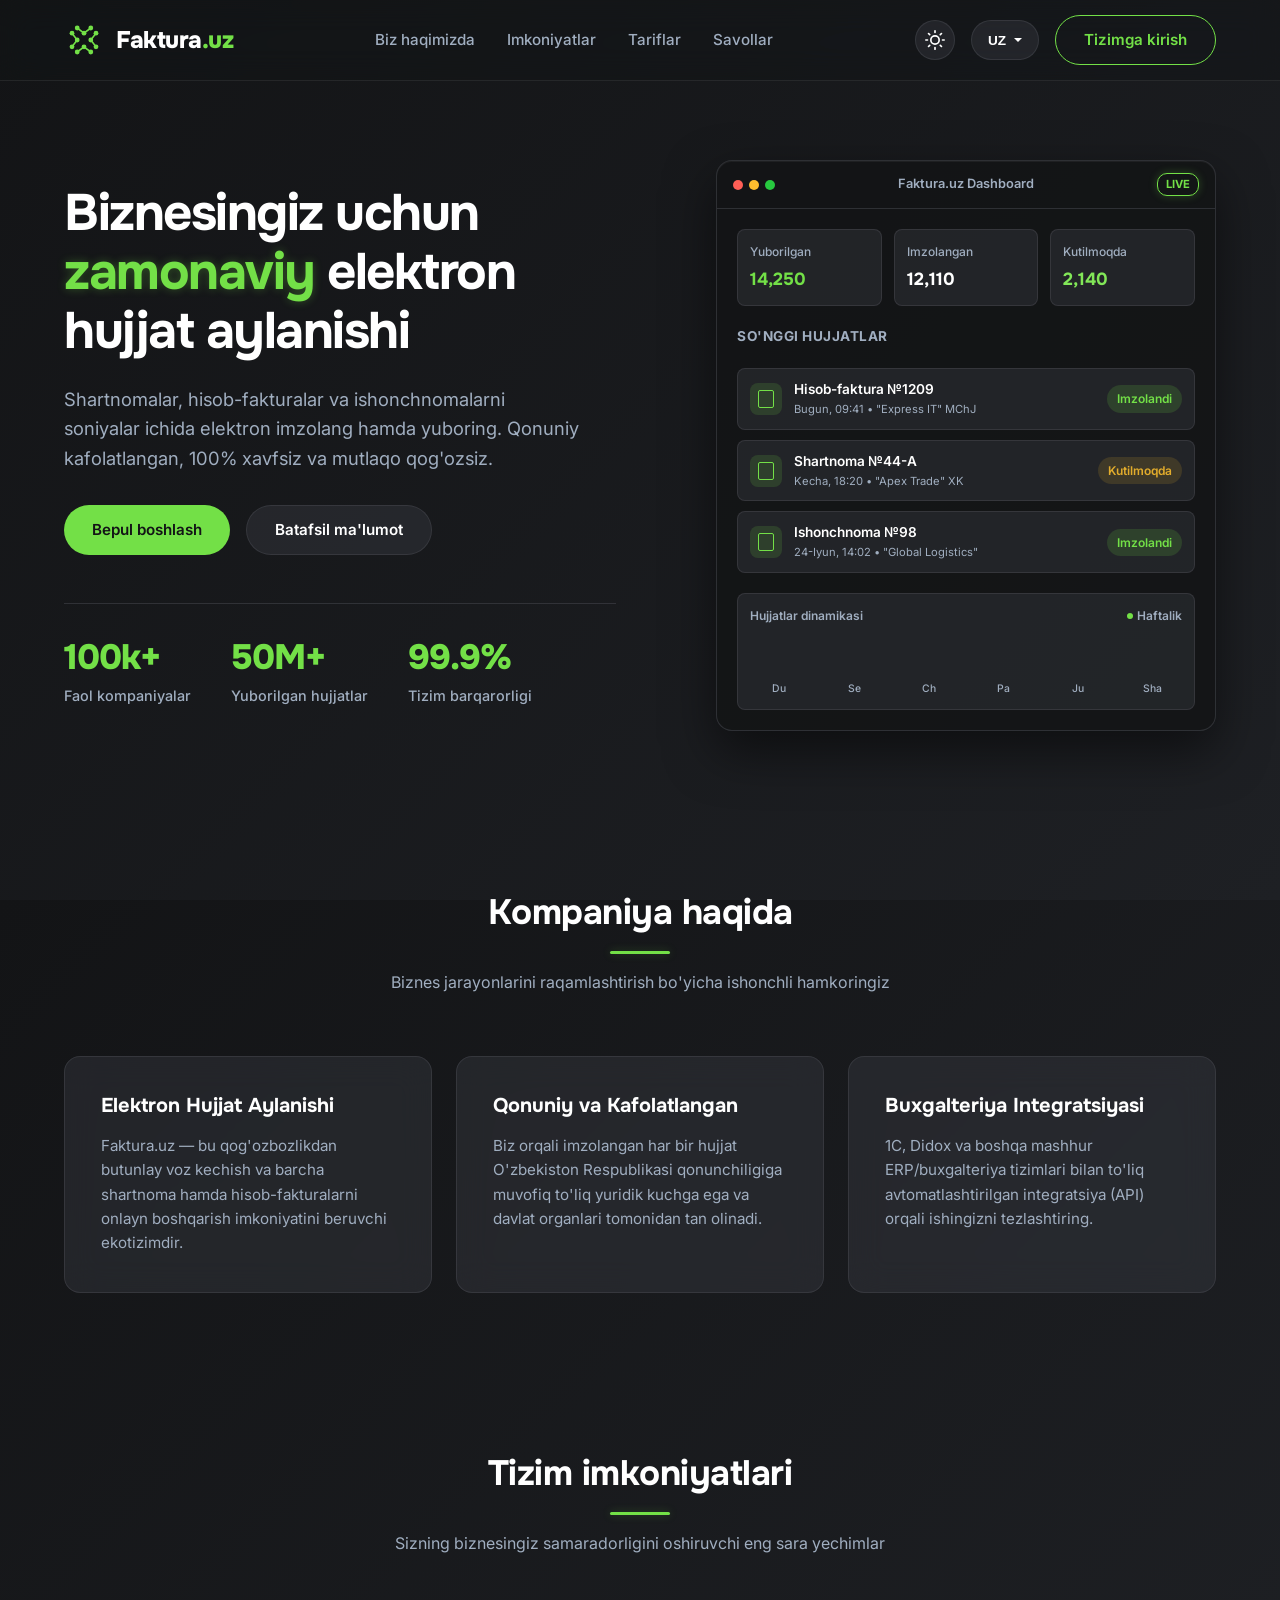
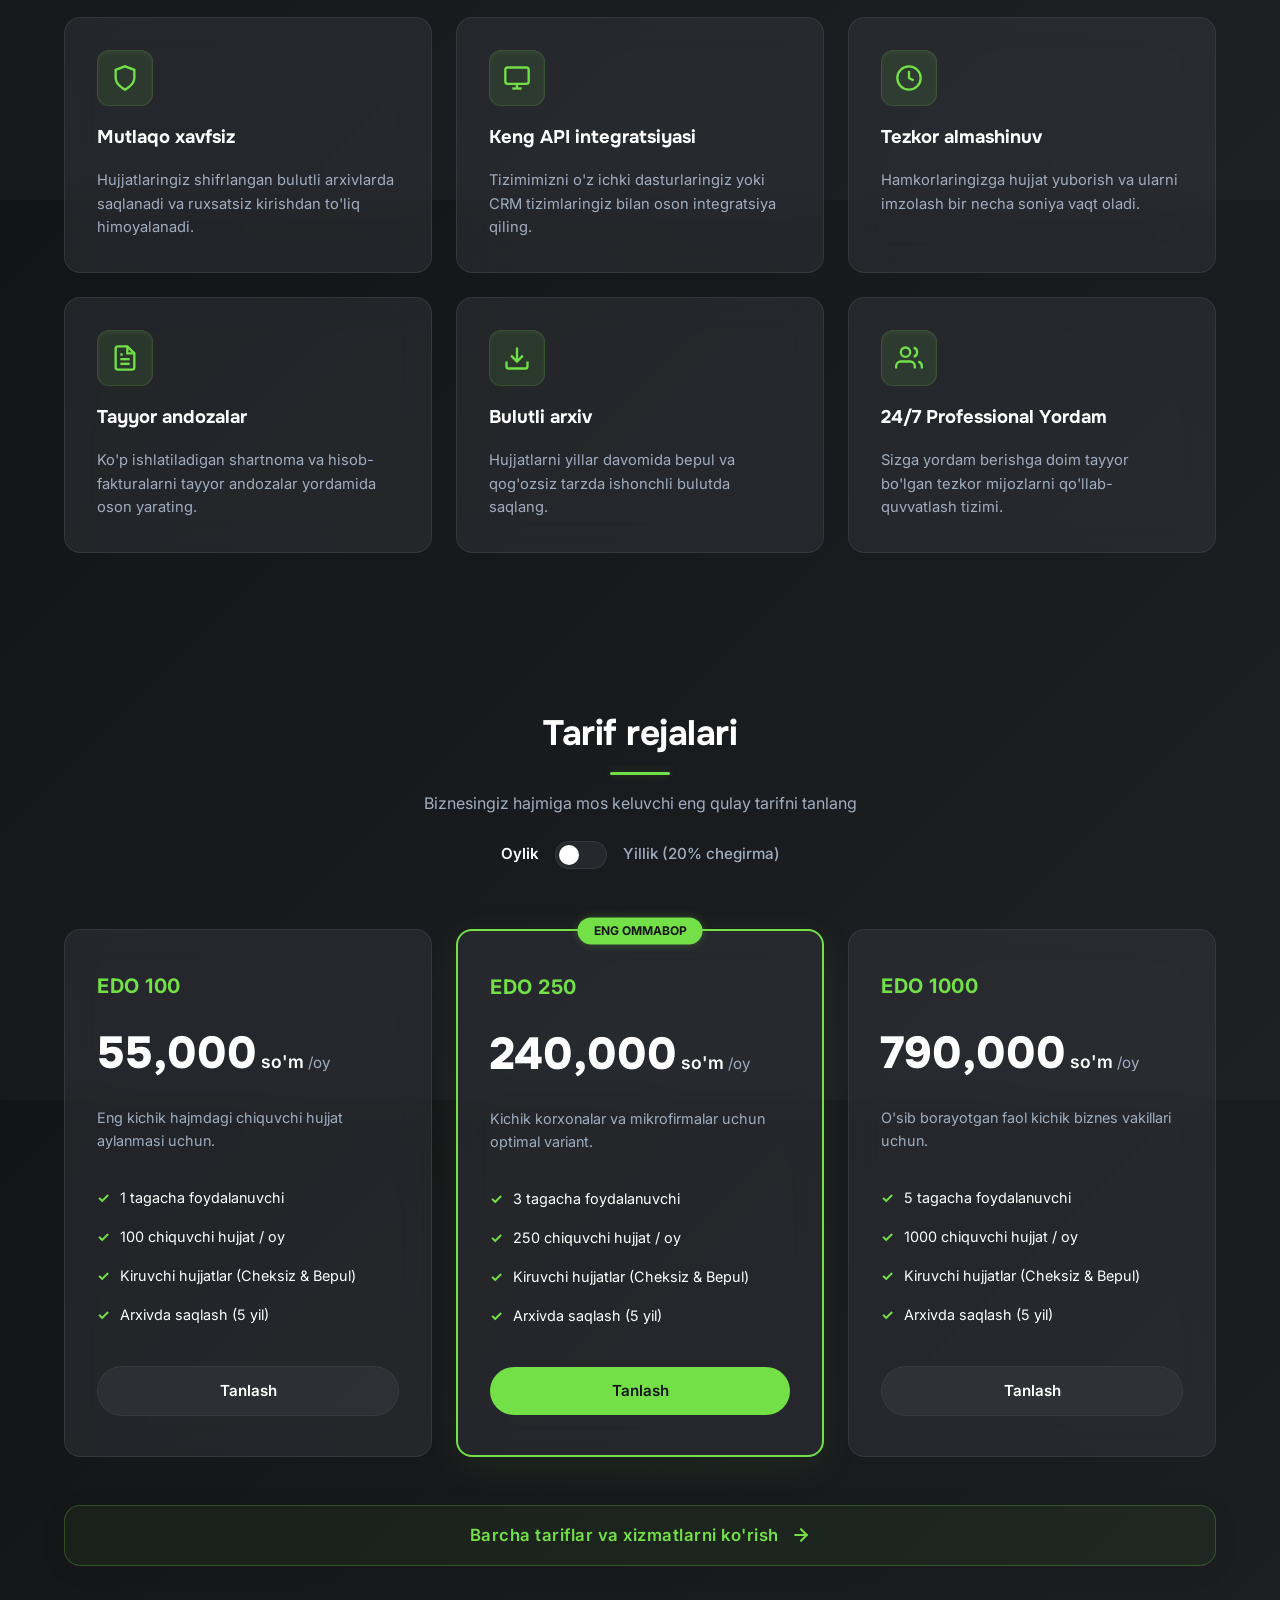
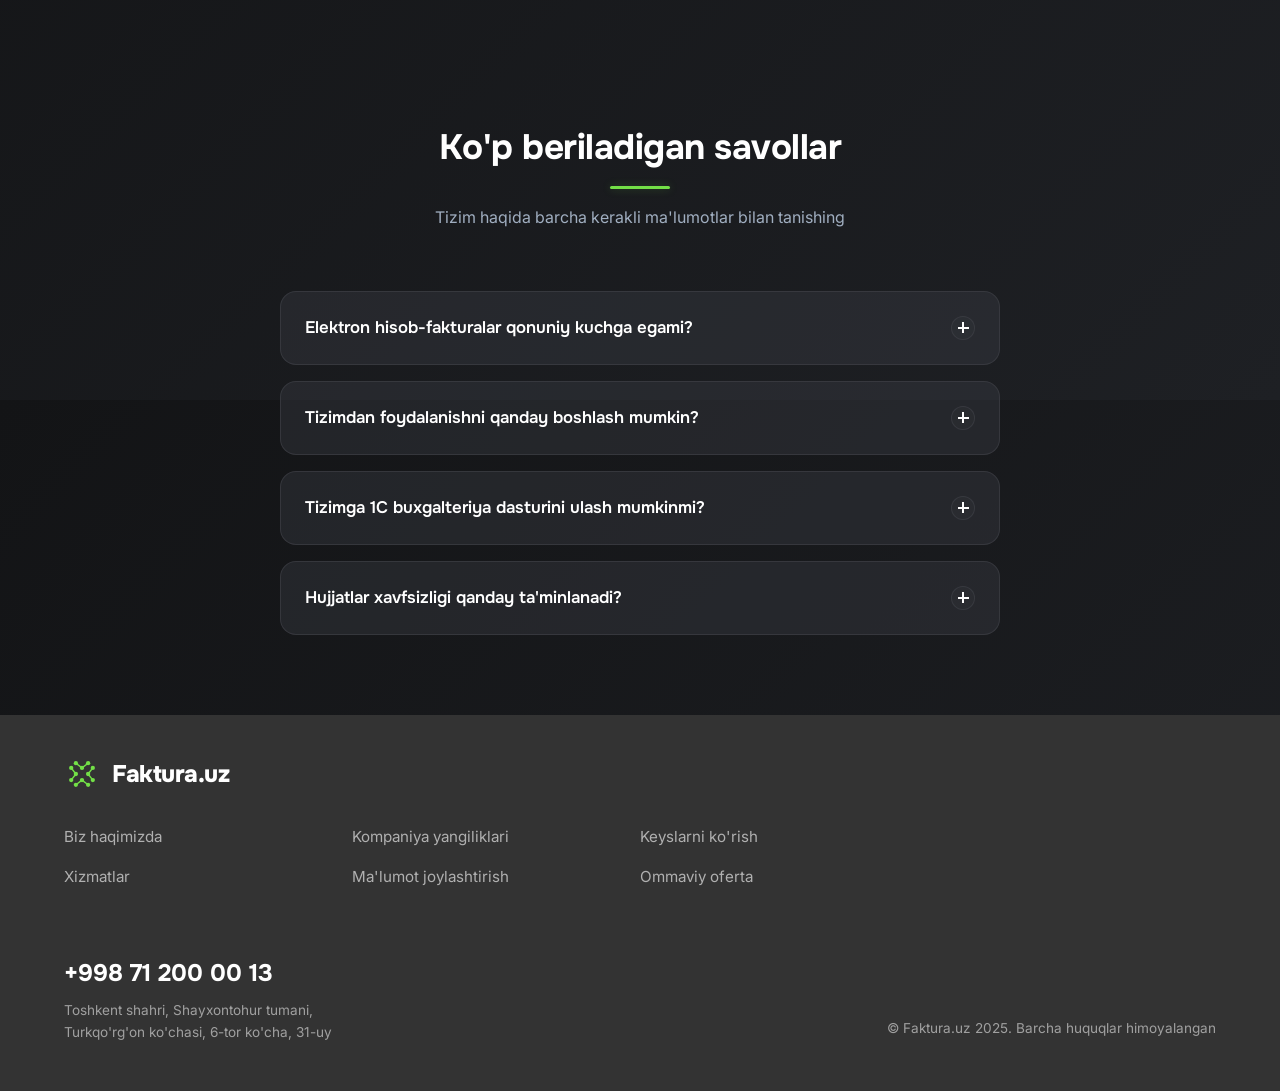
<file: index.html>
<!DOCTYPE html>
<html lang="uz" class="dark">
<head>
  <meta charset="UTF-8">
  <meta name="viewport" content="width=device-width, initial-scale=1.0">
  <title>Faktura.uz — Biznes uchun elektron hujjat aylanishi</title>
  <meta name="description" content="Kichik va yirik biznes uchun elektron hujjat aylanishi operatori. Elektron hisob-fakturalar, shartnomalar va ishonchnomalarni soniyalar ichida yuboring.">
  
  <!-- SEO & Social Media Metadata -->
  <meta property="og:title" content="Faktura.uz — Elektron Hujjat Aylanishi">
  <meta property="og:description" content="Elektron hisob-fakturalar, shartnomalar va ishonchnomalarni soniyalar ichida yuboring. Mutlaqo xavfsiz va qonuniy.">
  <meta property="og:type" content="website">
  <meta property="og:url" content="https://faktura.uz">
  
  <!-- Fonts -->
  <link rel="preconnect" href="https://fonts.googleapis.com">
  <link rel="preconnect" href="https://fonts.gstatic.com" crossorigin>
  <link href="https://fonts.googleapis.com/css2?family=Inter:wght@300;400;500;600;700&family=Onest:wght@300;400;500;600;700;800&display=swap" rel="stylesheet">
  
  <!-- Stylesheet -->
  <link rel="stylesheet" href="style.css">
</head>
<body>



  <!-- Header -->
  <header id="mainHeader" class="glass-header">
    <div class="container header-container">
      <a href="#" class="logo" id="logoLink">
        <svg class="logo-svg" viewBox="0 0 100 100" width="40" height="40">
          <!-- Connections -->
          <line x1="50" y1="33" x2="33" y2="20" stroke="currentColor" stroke-width="4" stroke-linecap="round" />
          <line x1="50" y1="33" x2="67" y2="20" stroke="currentColor" stroke-width="4" stroke-linecap="round" />
          <line x1="67" y1="50" x2="80" y2="33" stroke="currentColor" stroke-width="4" stroke-linecap="round" />
          <line x1="67" y1="50" x2="80" y2="67" stroke="currentColor" stroke-width="4" stroke-linecap="round" />
          <line x1="50" y1="67" x2="67" y2="80" stroke="currentColor" stroke-width="4" stroke-linecap="round" />
          <line x1="50" y1="67" x2="33" y2="80" stroke="currentColor" stroke-width="4" stroke-linecap="round" />
          <line x1="33" y1="50" x2="20" y2="67" stroke="currentColor" stroke-width="4" stroke-linecap="round" />
          <line x1="33" y1="50" x2="20" y2="33" stroke="currentColor" stroke-width="4" stroke-linecap="round" />
          
          <!-- Inner Circles -->
          <circle cx="50" cy="33" r="6" fill="currentColor" />
          <circle cx="67" cy="50" r="6" fill="currentColor" />
          <circle cx="50" cy="67" r="6" fill="currentColor" />
          <circle cx="33" cy="50" r="6" fill="currentColor" />
          
          <!-- Outer Circles -->
          <circle cx="33" cy="20" r="6" fill="currentColor" />
          <circle cx="67" cy="20" r="6" fill="currentColor" />
          <circle cx="80" cy="33" r="6" fill="currentColor" />
          <circle cx="80" cy="67" r="6" fill="currentColor" />
          <circle cx="67" cy="80" r="6" fill="currentColor" />
          <circle cx="33" cy="80" r="6" fill="currentColor" />
          <circle cx="20" cy="67" r="6" fill="currentColor" />
          <circle cx="20" cy="33" r="6" fill="currentColor" />
        </svg>
        <span class="logo-text">Faktura<span class="logo-accent">.uz</span></span>
      </a>

      <!-- Navigation Menu -->
      <nav class="nav-menu" id="navMenu">
        <a href="#about" class="nav-link" data-i18n="nav_about">Biz haqimizda</a>
        <a href="#features" class="nav-link" data-i18n="nav_features">Imkoniyatlar</a>
        <a href="price.html" class="nav-link" data-i18n="nav_pricing">Tariflar</a>
        <a href="#faq" class="nav-link" data-i18n="nav_faq">Savollar</a>
      </nav>

      <!-- Action buttons (Theme, Lang, Login) -->
      <div class="header-actions">
        <!-- Theme Toggle -->
        <button id="themeToggleBtn" class="action-btn-circle" aria-label="Toggle Theme">
          <svg class="theme-sun-icon" viewBox="0 0 24 24" width="20" height="20">
            <circle cx="12" cy="12" r="5" fill="none" stroke="currentColor" stroke-width="2" />
            <path d="M12 1v2M12 21v2M4.22 4.22l1.42 1.42M18.36 18.36l1.42 1.42M1 12h2M21 12h2M4.22 19.78l1.42-1.42M18.36 5.64l1.42-1.42" stroke="currentColor" stroke-width="2" stroke-linecap="round" />
          </svg>
          <svg class="theme-moon-icon" viewBox="0 0 24 24" width="20" height="20">
            <path d="M21 12.79A9 9 0 1 1 11.21 3 7 7 0 0 0 21 12.79z" fill="none" stroke="currentColor" stroke-width="2" />
          </svg>
        </button>

        <!-- Language Switcher -->
        <div class="lang-selector">
          <button id="langSelectBtn" class="lang-btn">
            <span id="currentLangText">UZ</span>
            <span class="chevron-down"></span>
          </button>
          <div class="lang-dropdown" id="langDropdown">
            <button class="lang-opt" data-lang="uz">O'zbekcha</button>
            <button class="lang-opt" data-lang="ru">Русский</button>
            <button class="lang-opt" data-lang="en">English</button>
          </div>
        </div>

        <!-- CTA Login Button -->
        <a href="https://account.faktura.uz/Login?" class="btn btn-outline" id="headerLoginBtn" data-i18n="btn_login">Tizimga kirish</a>
      </div>

      <!-- Mobile Menu Button -->
      <button class="mobile-menu-toggle" id="mobileMenuBtn" aria-label="Open Menu">
        <span></span>
        <span></span>
        <span></span>
      </button>
    </div>
  </header>

  <!-- Hero Section -->
  <section class="hero" id="heroSection">
    <div class="container hero-container">
      <div class="hero-content reveal reveal-left">
        <h1 class="hero-title" data-i18n="hero_title">
          Biznesingiz uchun <span class="neon-text">zamonaviy</span> elektron hujjat aylanishi
        </h1>
        <p class="hero-desc" data-i18n="hero_desc">
          Shartnomalar, hisob-fakturalar va ishonchnomalarni soniyalar ichida elektron imzolang hamda yuboring. Qonuniy kafolatlangan, 100% xavfsiz va mutlaqo qog'ozsiz.
        </p>
        
        <div class="hero-cta-group">
          <a href="https://account.faktura.uz/Login?" class="btn btn-primary btn-glow" data-i18n="btn_start">Bepul boshlash</a>
          <a href="#about" class="btn btn-secondary" data-i18n="btn_more">Batafsil ma'lumot</a>
        </div>

        <div class="hero-stats">
          <div class="stat-card">
            <h3 class="stat-number" id="statUsers">100k+</h3>
            <p class="stat-label" data-i18n="stat_users_label">Faol kompaniyalar</p>
          </div>
          <div class="stat-card">
            <h3 class="stat-number" id="statDocs">50M+</h3>
            <p class="stat-label" data-i18n="stat_docs_label">Yuborilgan hujjatlar</p>
          </div>
          <div class="stat-card">
            <h3 class="stat-number" id="statUptime">99.9%</h3>
            <p class="stat-label" data-i18n="stat_uptime_label">Tizim barqarorligi</p>
          </div>
        </div>
      </div>

      <!-- Dashboard Interactive Mockup -->
      <div class="hero-visual reveal reveal-right delay-200">
        <div class="dashboard-mockup">
          <div class="dashboard-header">
            <div class="window-dots">
              <span></span>
              <span></span>
              <span></span>
            </div>
            <div class="dashboard-title">Faktura.uz Dashboard</div>
            <div class="dashboard-badge">Live</div>
          </div>
          
          <div class="dashboard-body">
            <!-- Summary Stats -->
            <div class="mock-stats-grid">
              <div class="mock-stat-box">
                <span class="mock-label" data-i18n="dash_total_sent">Yuborilgan</span>
                <span class="mock-value color-green">14,250</span>
              </div>
              <div class="mock-stat-box">
                <span class="mock-label" data-i18n="dash_signed">Imzolangan</span>
                <span class="mock-value">12,110</span>
              </div>
              <div class="mock-stat-box">
                <span class="mock-label" data-i18n="dash_pending">Kutilmoqda</span>
                <span class="mock-value color-neon">2,140</span>
              </div>
            </div>

            <!-- Invoices List -->
            <div class="mock-list-title" data-i18n="dash_recent_docs">So'nggi hujjatlar</div>
            <div class="mock-list">
              <div class="mock-item">
                <div class="mock-item-left">
                  <div class="mock-icon doc-icon"></div>
                  <div class="mock-item-info">
                    <span class="mock-item-name">Hisob-faktura №1209</span>
                    <span class="mock-item-date">Bugun, 09:41 • "Express IT" MChJ</span>
                  </div>
                </div>
                <span class="status-badge status-signed" data-i18n="status_signed">Imzolandi</span>
              </div>
              <div class="mock-item">
                <div class="mock-item-left">
                  <div class="mock-icon doc-icon"></div>
                  <div class="mock-item-info">
                    <span class="mock-item-name">Shartnoma №44-A</span>
                    <span class="mock-item-date">Kecha, 18:20 • "Apex Trade" XK</span>
                  </div>
                </div>
                <span class="status-badge status-pending" data-i18n="status_pending">Kutilmoqda</span>
              </div>
              <div class="mock-item">
                <div class="mock-item-left">
                  <div class="mock-icon doc-icon"></div>
                  <div class="mock-item-info">
                    <span class="mock-item-name">Ishonchnoma №98</span>
                    <span class="mock-item-date">24-Iyun, 14:02 • "Global Logistics"</span>
                  </div>
                </div>
                <span class="status-badge status-signed" data-i18n="status_signed">Imzolandi</span>
              </div>
            </div>

            <!-- Interactive visual chart graph -->
            <div class="mock-chart">
              <div class="chart-header">
                <span data-i18n="dash_activity">Hujjatlar dinamikasi</span>
                <span class="chart-legend"><span class="legend-dot"></span>Haftalik</span>
              </div>
              <div class="chart-bars">
                <div class="chart-bar-container"><div class="chart-bar" style="height: 40%"></div><span>Du</span></div>
                <div class="chart-bar-container"><div class="chart-bar" style="height: 65%"></div><span>Se</span></div>
                <div class="chart-bar-container"><div class="chart-bar" style="height: 85%"></div><span>Ch</span></div>
                <div class="chart-bar-container"><div class="chart-bar" style="height: 50%"></div><span>Pa</span></div>
                <div class="chart-bar-container"><div class="chart-bar active" style="height: 95%"></div><span>Ju</span></div>
                <div class="chart-bar-container"><div class="chart-bar" style="height: 70%"></div><span>Sha</span></div>
              </div>
            </div>

          </div>
        </div>
      </div>
    </div>
  </section>

  <!-- About Section -->
  <section class="about" id="about">
    <div class="container">
      <div class="section-header reveal reveal-up">
        <h2 class="section-title" data-i18n="about_title">Kompaniya haqida</h2>
        <div class="title-underline"></div>
        <p class="section-subtitle" data-i18n="about_subtitle">Biznes jarayonlarini raqamlashtirish bo'yicha ishonchli hamkoringiz</p>
      </div>

      <div class="about-grid">
        <div class="about-card reveal reveal-scale delay-100">
          <h3 data-i18n="about_item1_title">Elektron Hujjat Aylanishi</h3>
          <p data-i18n="about_item1_text">Faktura.uz — bu qog'ozbozlikdan butunlay voz kechish va barcha shartnoma hamda hisob-fakturalarni onlayn boshqarish imkoniyatini beruvchi ekotizimdir.</p>
        </div>
        <div class="about-card reveal reveal-scale delay-200">
          <h3 data-i18n="about_item2_title">Qonuniy va Kafolatlangan</h3>
          <p data-i18n="about_item2_text">Biz orqali imzolangan har bir hujjat O'zbekiston Respublikasi qonunchiligiga muvofiq to'liq yuridik kuchga ega va davlat organlari tomonidan tan olinadi.</p>
        </div>
        <div class="about-card reveal reveal-scale delay-300">
          <h3 data-i18n="about_item3_title">Buxgalteriya Integratsiyasi</h3>
          <p data-i18n="about_item3_text">1C, Didox va boshqa mashhur ERP/buxgalteriya tizimlari bilan to'liq avtomatlashtirilgan integratsiya (API) orqali ishingizni tezlashtiring.</p>
        </div>
      </div>
    </div>
  </section>

  <!-- Features Section -->
  <section class="features" id="features">
    <div class="container">
      <div class="section-header reveal reveal-up">
        <h2 class="section-title" data-i18n="features_title">Tizim imkoniyatlari</h2>
        <div class="title-underline"></div>
        <p class="section-subtitle" data-i18n="features_subtitle">Sizning biznesingiz samaradorligini oshiruvchi eng sara yechimlar</p>
      </div>

      <div class="features-grid">
        <!-- Feature 1 -->
        <div class="feature-card reveal reveal-scale delay-100">
          <div class="feature-icon">
            <svg viewBox="0 0 24 24" width="28" height="28" fill="none" stroke="currentColor" stroke-width="2">
              <path d="M12 22s8-4 8-10V5l-8-3-8 3v7c0 6 8 10 8 10z" />
            </svg>
          </div>
          <h3 data-i18n="feat_security_title">Mutlaqo xavfsiz</h3>
          <p data-i18n="feat_security_desc">Hujjatlaringiz shifrlangan bulutli arxivlarda saqlanadi va ruxsatsiz kirishdan to'liq himoyalanadi.</p>
        </div>

        <!-- Feature 2 -->
        <div class="feature-card reveal reveal-scale delay-200">
          <div class="feature-icon">
            <svg viewBox="0 0 24 24" width="28" height="28" fill="none" stroke="currentColor" stroke-width="2">
              <rect x="2" y="3" width="20" height="14" rx="2" ry="2" />
              <line x1="8" y1="21" x2="16" y2="21" />
              <line x1="12" y1="17" x2="12" y2="21" />
            </svg>
          </div>
          <h3 data-i18n="feat_api_title">Keng API integratsiyasi</h3>
          <p data-i18n="feat_api_desc">Tizimimizni o'z ichki dasturlaringiz yoki CRM tizimlaringiz bilan oson integratsiya qiling.</p>
        </div>

        <!-- Feature 3 -->
        <div class="feature-card reveal reveal-scale delay-300">
          <div class="feature-icon">
            <svg viewBox="0 0 24 24" width="28" height="28" fill="none" stroke="currentColor" stroke-width="2">
              <circle cx="12" cy="12" r="10" />
              <polyline points="12 6 12 12 16 14" />
            </svg>
          </div>
          <h3 data-i18n="feat_speed_title">Tezkor almashinuv</h3>
          <p data-i18n="feat_speed_desc">Hamkorlaringizga hujjat yuborish va ularni imzolash bir necha soniya vaqt oladi.</p>
        </div>

        <!-- Feature 4 -->
        <div class="feature-card reveal reveal-scale delay-100">
          <div class="feature-icon">
            <svg viewBox="0 0 24 24" width="28" height="28" fill="none" stroke="currentColor" stroke-width="2">
              <path d="M14 2H6a2 2 0 0 0-2 2v16a2 2 0 0 0 2 2h12a2 2 0 0 0 2-2V8z" />
              <polyline points="14 2 14 8 20 8" />
              <line x1="16" y1="13" x2="8" y2="13" />
              <line x1="16" y1="17" x2="8" y2="17" />
              <polyline points="10 9 9 9 8 9" />
            </svg>
          </div>
          <h3 data-i18n="feat_templates_title">Tayyor andozalar</h3>
          <p data-i18n="feat_templates_desc">Ko'p ishlatiladigan shartnoma va hisob-fakturalarni tayyor andozalar yordamida oson yarating.</p>
        </div>

        <!-- Feature 5 -->
        <div class="feature-card reveal reveal-scale delay-200">
          <div class="feature-icon">
            <svg viewBox="0 0 24 24" width="28" height="28" fill="none" stroke="currentColor" stroke-width="2">
              <path d="M21 15v4a2 2 0 0 1-2 2H5a2 2 0 0 1-2-2v-4" />
              <polyline points="7 10 12 15 17 10" />
              <line x1="12" y1="15" x2="12" y2="3" />
            </svg>
          </div>
          <h3 data-i18n="feat_archive_title">Bulutli arxiv</h3>
          <p data-i18n="feat_archive_desc">Hujjatlarni yillar davomida bepul va qog'ozsiz tarzda ishonchli bulutda saqlang.</p>
        </div>

        <!-- Feature 6 -->
        <div class="feature-card reveal reveal-scale delay-300">
          <div class="feature-icon">
            <svg viewBox="0 0 24 24" width="28" height="28" fill="none" stroke="currentColor" stroke-width="2">
              <path d="M17 21v-2a4 4 0 0 0-4-4H5a4 4 0 0 0-4 4v2" />
              <circle cx="9" cy="7" r="4" />
              <path d="M23 21v-2a4 4 0 0 0-3-3.87" />
              <path d="M16 3.13a4 4 0 0 1 0 7.75" />
            </svg>
          </div>
          <h3 data-i18n="feat_support_title">24/7 Professional Yordam</h3>
          <p data-i18n="feat_support_desc">Sizga yordam berishga doim tayyor bo'lgan tezkor mijozlarni qo'llab-quvvatlash tizimi.</p>
        </div>
      </div>
    </div>
  </section>

  <!-- Pricing Section -->
  <section class="pricing" id="pricing">
    <div class="container">
      <div class="section-header reveal reveal-up">
        <h2 class="section-title" data-i18n="pricing_title">Tarif rejalari</h2>
        <div class="title-underline"></div>
        <p class="section-subtitle" data-i18n="pricing_subtitle">Biznesingiz hajmiga mos keluvchi eng qulay tarifni tanlang</p>
        
        <!-- Billing Toggle -->
        <div class="billing-toggle-container">
          <span id="billingMonthlyLabel" class="billing-label active" data-i18n="billing_monthly">Oylik</span>
          <label class="toggle-switch">
            <input type="checkbox" id="billingToggle">
            <span class="toggle-slider"></span>
          </label>
          <span id="billingYearlyLabel" class="billing-label" data-i18n="billing_yearly">Yillik (20% chegirma)</span>
        </div>
      </div>

      <!-- Teaser Tariffs Grid (EDO 100, EDO 250, EDO 1000) -->
      <div class="pricing-grid-container show">
        <div class="pricing-grid">
          
          <!-- Plan 1: EDO 100 -->
          <div class="pricing-card reveal reveal-scale delay-100">
            <div class="pricing-plan-name">EDO 100</div>
            <div class="price-container">
              <span class="price-value" id="priceEdo100">55,000</span>
              <span class="price-currency" data-i18n="price_currency">so'm</span>
              <span class="price-period periodLabel">/oy</span>
            </div>
            <p class="pricing-desc" data-i18n="plan_basic_desc_new">Eng kichik hajmdagi chiquvchi hujjat aylanmasi uchun.</p>
            <ul class="pricing-features">
              <li><span class="check-icon">✓</span> <span data-i18n="plan_feat_users_1">1 tagacha foydalanuvchi</span></li>
              <li><span class="check-icon">✓</span> <span>100 <span data-i18n="plan_feat_docs_limit">chiquvchi hujjat / oy</span></span></li>
              <li><span class="check-icon">✓</span> <span data-i18n="plan_feat_incoming_free">Kiruvchi hujjatlar (Cheksiz & Bepul)</span></li>
              <li><span class="check-icon">✓</span> <span data-i18n="plan_feat_shared_5yr">Arxivda saqlash (5 yil)</span></li>
            </ul>
            <a href="https://account.faktura.uz/Login?" class="btn btn-secondary pricing-btn" data-i18n="btn_choose">Tanlash</a>
          </div>

          <!-- Plan 2: EDO 250 (Popular) -->
          <div class="pricing-card popular reveal reveal-scale delay-200">
            <div class="popular-badge" data-i18n="plan_popular_badge">Eng ommabop</div>
            <div class="pricing-plan-name">EDO 250</div>
            <div class="price-container">
              <span class="price-value" id="priceEdo250">240,000</span>
              <span class="price-currency" data-i18n="price_currency">so'm</span>
              <span class="price-period periodLabel">/oy</span>
            </div>
            <p class="pricing-desc" data-i18n="plan_micro_desc">Kichik korxonalar va mikrofirmalar uchun optimal variant.</p>
            <ul class="pricing-features">
              <li><span class="check-icon">✓</span> <span data-i18n="plan_feat_users_3">3 tagacha foydalanuvchi</span></li>
              <li><span class="check-icon">✓</span> <span>250 <span data-i18n="plan_feat_docs_limit">chiquvchi hujjat / oy</span></span></li>
              <li><span class="check-icon">✓</span> <span data-i18n="plan_feat_incoming_free">Kiruvchi hujjatlar (Cheksiz & Bepul)</span></li>
              <li><span class="check-icon">✓</span> <span data-i18n="plan_feat_shared_5yr">Arxivda saqlash (5 yil)</span></li>
            </ul>
            <a href="https://account.faktura.uz/Login?" class="btn btn-primary btn-glow pricing-btn" data-i18n="btn_choose">Tanlash</a>
          </div>

          <!-- Plan 3: EDO 1000 -->
          <div class="pricing-card reveal reveal-scale delay-300">
            <div class="pricing-plan-name">EDO 1000</div>
            <div class="price-container">
              <span class="price-value" id="priceEdo1000">790,000</span>
              <span class="price-currency" data-i18n="price_currency">so'm</span>
              <span class="price-period periodLabel">/oy</span>
            </div>
            <p class="pricing-desc" data-i18n="plan_small_desc">O'sib borayotgan faol kichik biznes vakillari uchun.</p>
            <ul class="pricing-features">
              <li><span class="check-icon">✓</span> <span data-i18n="plan_feat_users_5">5 tagacha foydalanuvchi</span></li>
              <li><span class="check-icon">✓</span> <span>1000 <span data-i18n="plan_feat_docs_limit">chiquvchi hujjat / oy</span></span></li>
              <li><span class="check-icon">✓</span> <span data-i18n="plan_feat_incoming_free">Kiruvchi hujjatlar (Cheksiz & Bepul)</span></li>
              <li><span class="check-icon">✓</span> <span data-i18n="plan_feat_shared_5yr">Arxivda saqlash (5 yil)</span></li>
            </ul>
            <a href="https://account.faktura.uz/Login?" class="btn btn-secondary pricing-btn" data-i18n="btn_choose">Tanlash</a>
          </div>

        </div>
      </div>

      <!-- View All Tariffs Link -->
      <div class="view-all-tariffs-container reveal reveal-up delay-400">
        <a href="price.html" class="btn-view-all">
          <span data-i18n="btn_view_all_prices">Barcha tariflar va xizmatlarni ko'rish</span>
          <svg viewBox="0 0 24 24" width="20" height="20" fill="none" stroke="currentColor" stroke-width="2.5" stroke-linecap="round" stroke-linejoin="round">
            <line x1="5" y1="12" x2="19" y2="12"></line>
            <polyline points="12 5 19 12 12 19"></polyline>
          </svg>
        </a>
      </div>

    </div>
  </section>

  <!-- FAQ Section -->
  <section class="faq" id="faq">
    <div class="container">
      <div class="section-header">
        <h2 class="section-title" data-i18n="faq_title">Ko'p beriladigan savollar</h2>
        <div class="title-underline"></div>
        <p class="section-subtitle" data-i18n="faq_subtitle">Tizim haqida barcha kerakli ma'lumotlar bilan tanishing</p>
      </div>

      <div class="faq-container">
        <!-- FAQ 1 -->
        <div class="faq-item">
          <button class="faq-question">
            <span data-i18n="faq_q1">Elektron hisob-fakturalar qonuniy kuchga egami?</span>
            <span class="faq-icon"></span>
          </button>
          <div class="faq-answer">
            <p data-i18n="faq_a1">Ha, albatta. O'zbekiston Respublikasining qonunchiligiga ko'ra, elektron raqamli imzo (ERI) bilan imzolangan elektron hujjatlar qog'ozdagi hujjatlar bilan teng yuridik kuchga ega.</p>
          </div>
        </div>

        <!-- FAQ 2 -->
        <div class="faq-item">
          <button class="faq-question">
            <span data-i18n="faq_q2">Tizimdan foydalanishni qanday boshlash mumkin?</span>
            <span class="faq-icon"></span>
          </button>
          <div class="faq-answer">
            <p data-i18n="faq_a2">Juda oson. "Bepul boshlash" tugmasini bosing, ERI (imzo) kalitingiz yordamida ro'yxatdan o'ting va tizimdan foydalanishni boshlang.</p>
          </div>
        </div>

        <!-- FAQ 3 -->
        <div class="faq-item">
          <button class="faq-question">
            <span data-i18n="faq_q3">Tizimga 1C buxgalteriya dasturini ulash mumkinmi?</span>
            <span class="faq-icon"></span>
          </button>
          <div class="faq-answer">
            <p data-i18n="faq_a3">Ha, albatta. Biz taklif etadigan maxsus API yoki tayyor 1C integratsiya modullari orqali hisob-fakturalarni to'g'ridan-to'g'ri o'z buxgalteriya dasturingizdan jo'natishingiz mumkin.</p>
          </div>
        </div>

        <!-- FAQ 4 -->
        <div class="faq-item">
          <button class="faq-question">
            <span data-i18n="faq_q4">Hujjatlar xavfsizligi qanday ta'minlanadi?</span>
            <span class="faq-icon"></span>
          </button>
          <div class="faq-answer">
            <p data-i18n="faq_a4">Barcha ma'lumotlar shifrlangan kanallar orqali uzatiladi va O'zbekiston Respublikasidagi eng xavfsiz va sertifikatlangan serverlarda, zaxira nusxalari bilan saqlanadi.</p>
          </div>
        </div>
      </div>
    </div>
  </section>

  <!-- Footer -->
  <footer id="mainFooter">
    <div class="container footer-content-wrap">
      <!-- Top Row: Logo -->
      <div class="footer-logo-row">
        <a href="#" class="logo">
          <svg class="logo-svg" viewBox="0 0 100 100" width="36" height="36">
            <line x1="50" y1="33" x2="33" y2="20" stroke="currentColor" stroke-width="4" stroke-linecap="round" />
            <line x1="50" y1="33" x2="67" y2="20" stroke="currentColor" stroke-width="4" stroke-linecap="round" />
            <line x1="67" y1="50" x2="80" y2="33" stroke="currentColor" stroke-width="4" stroke-linecap="round" />
            <line x1="67" y1="50" x2="80" y2="67" stroke="currentColor" stroke-width="4" stroke-linecap="round" />
            <line x1="50" y1="67" x2="67" y2="80" stroke="currentColor" stroke-width="4" stroke-linecap="round" />
            <line x1="50" y1="67" x2="33" y2="80" stroke="currentColor" stroke-width="4" stroke-linecap="round" />
            <line x1="33" y1="50" x2="20" y2="67" stroke="currentColor" stroke-width="4" stroke-linecap="round" />
            <line x1="33" y1="50" x2="20" y2="33" stroke="currentColor" stroke-width="4" stroke-linecap="round" />
            
            <circle cx="50" cy="33" r="6" fill="currentColor" />
            <circle cx="67" cy="50" r="6" fill="currentColor" />
            <circle cx="50" cy="67" r="6" fill="currentColor" />
            <circle cx="33" cy="50" r="6" fill="currentColor" />
            
            <circle cx="33" cy="20" r="6" fill="currentColor" />
            <circle cx="67" cy="20" r="6" fill="currentColor" />
            <circle cx="80" cy="33" r="6" fill="currentColor" />
            <circle cx="80" cy="67" r="6" fill="currentColor" />
            <circle cx="67" cy="80" r="6" fill="currentColor" />
            <circle cx="33" cy="80" r="6" fill="currentColor" />
            <circle cx="20" cy="67" r="6" fill="currentColor" />
            <circle cx="20" cy="33" r="6" fill="currentColor" />
          </svg>
          <span class="logo-text">Faktura<span class="logo-accent">.uz</span></span>
        </a>
      </div>

      <!-- Middle Row: 3 Link Columns -->
      <div class="footer-links-grid">
        <div class="footer-links-col">
          <a href="#about" class="footer-link" data-i18n="foot_link_about">Biz haqimizda</a>
          <a href="#features" class="footer-link" data-i18n="foot_link_services">Xizmatlar</a>
        </div>
        <div class="footer-links-col">
          <a href="#" class="footer-link" data-i18n="foot_link_news">Kompaniya yangiliklari</a>
          <a href="#" class="footer-link" data-i18n="foot_link_info">Ma'lumot joylashtirish</a>
        </div>
        <div class="footer-links-col">
          <a href="#" class="footer-link" data-i18n="foot_link_cases">Keyslarni ko'rish</a>
          <a href="#" class="footer-link" data-i18n="foot_link_oferta">Ommaviy oferta</a>
        </div>
      </div>

      <!-- Bottom Row: Contacts Left, Copyright Right -->
      <div class="footer-bottom-row">
        <div class="footer-contacts">
          <a href="tel:+998712000013" class="contact-phone">+998 71 200 00 13</a>
          <span class="contact-address" data-i18n="footer_address">
            Toshkent shahri, Shayxontohur tumani, Turkqo'rg'on ko'chasi, 6-tor ko'cha, 31-uy
          </span>
        </div>
        <div class="footer-copyright">
          <p class="copyright">&copy; Faktura.uz 2025. <span data-i18n="footer_copy">Barcha huquqlar himoyalangan</span></p>
        </div>
      </div>
    </div>
  </footer>

  <!-- Application Script -->
  <script src="app.js"></script>
</body>
</html>
</file>
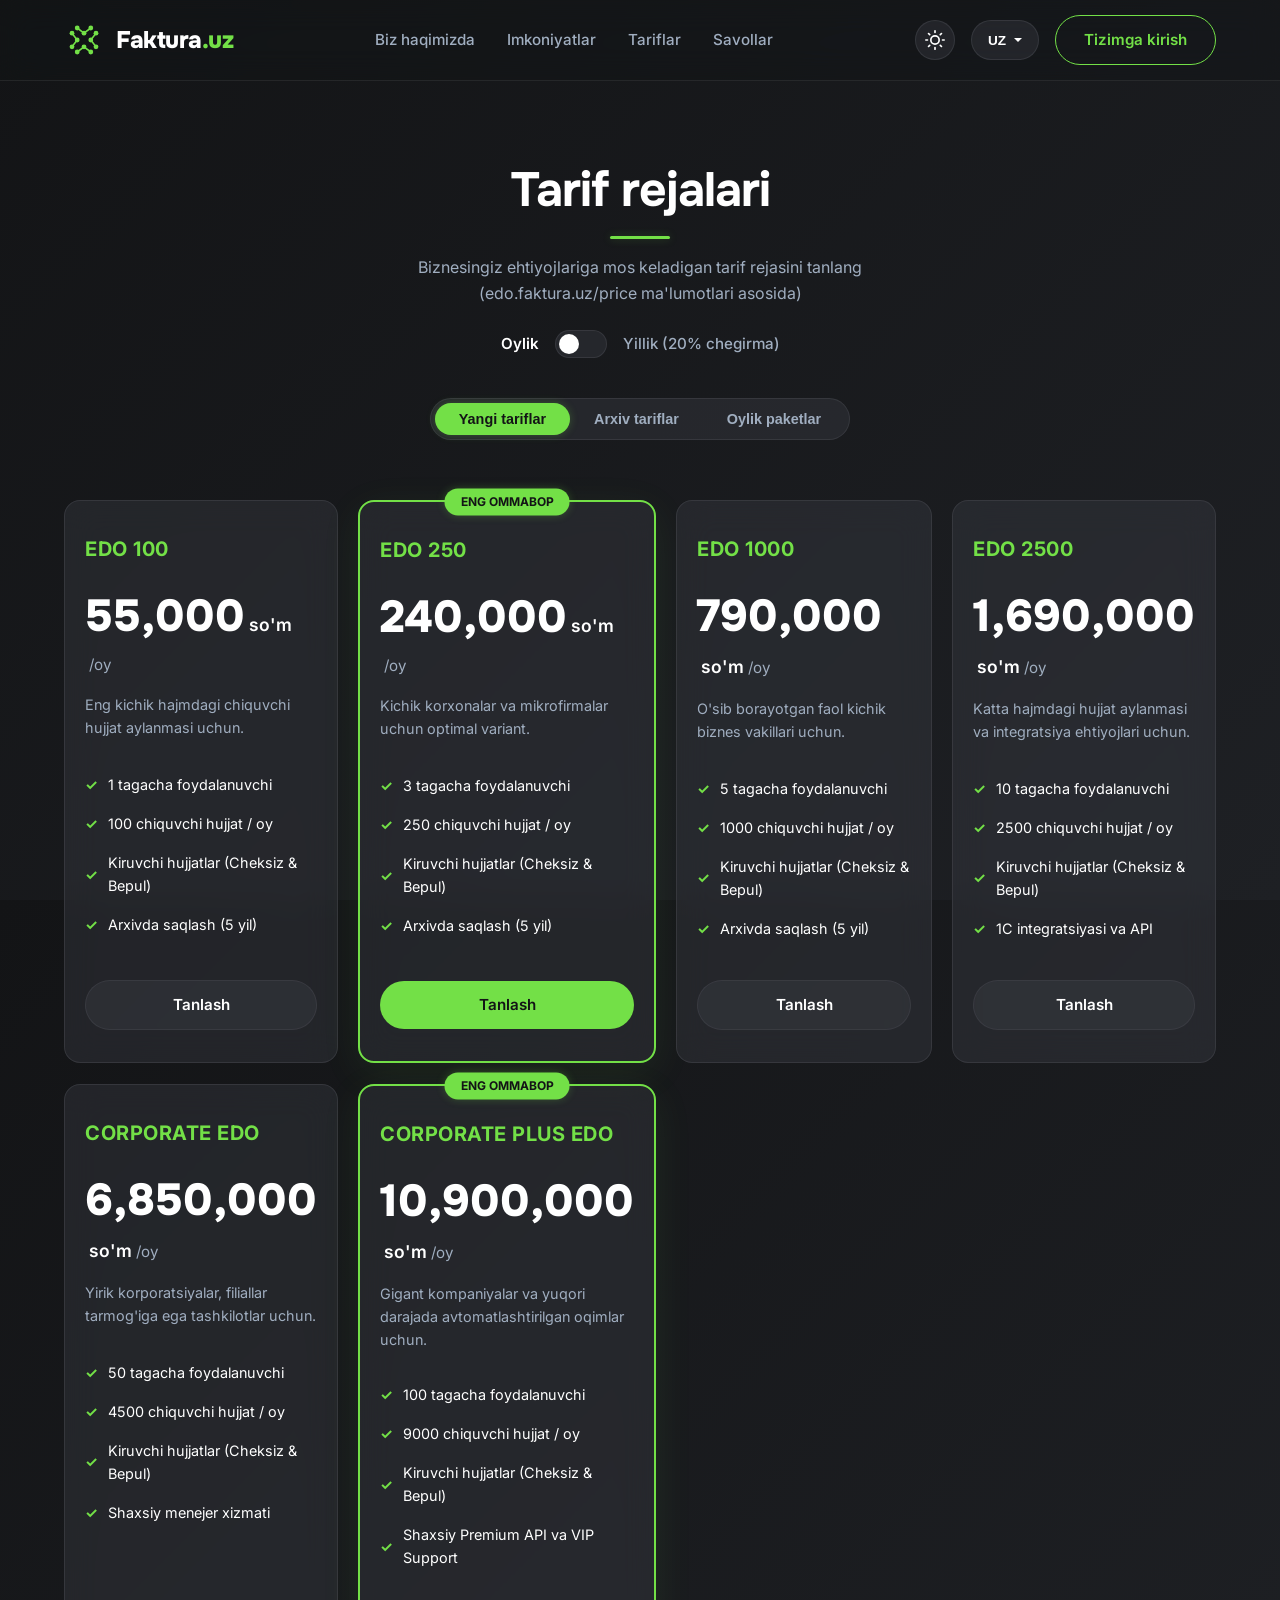
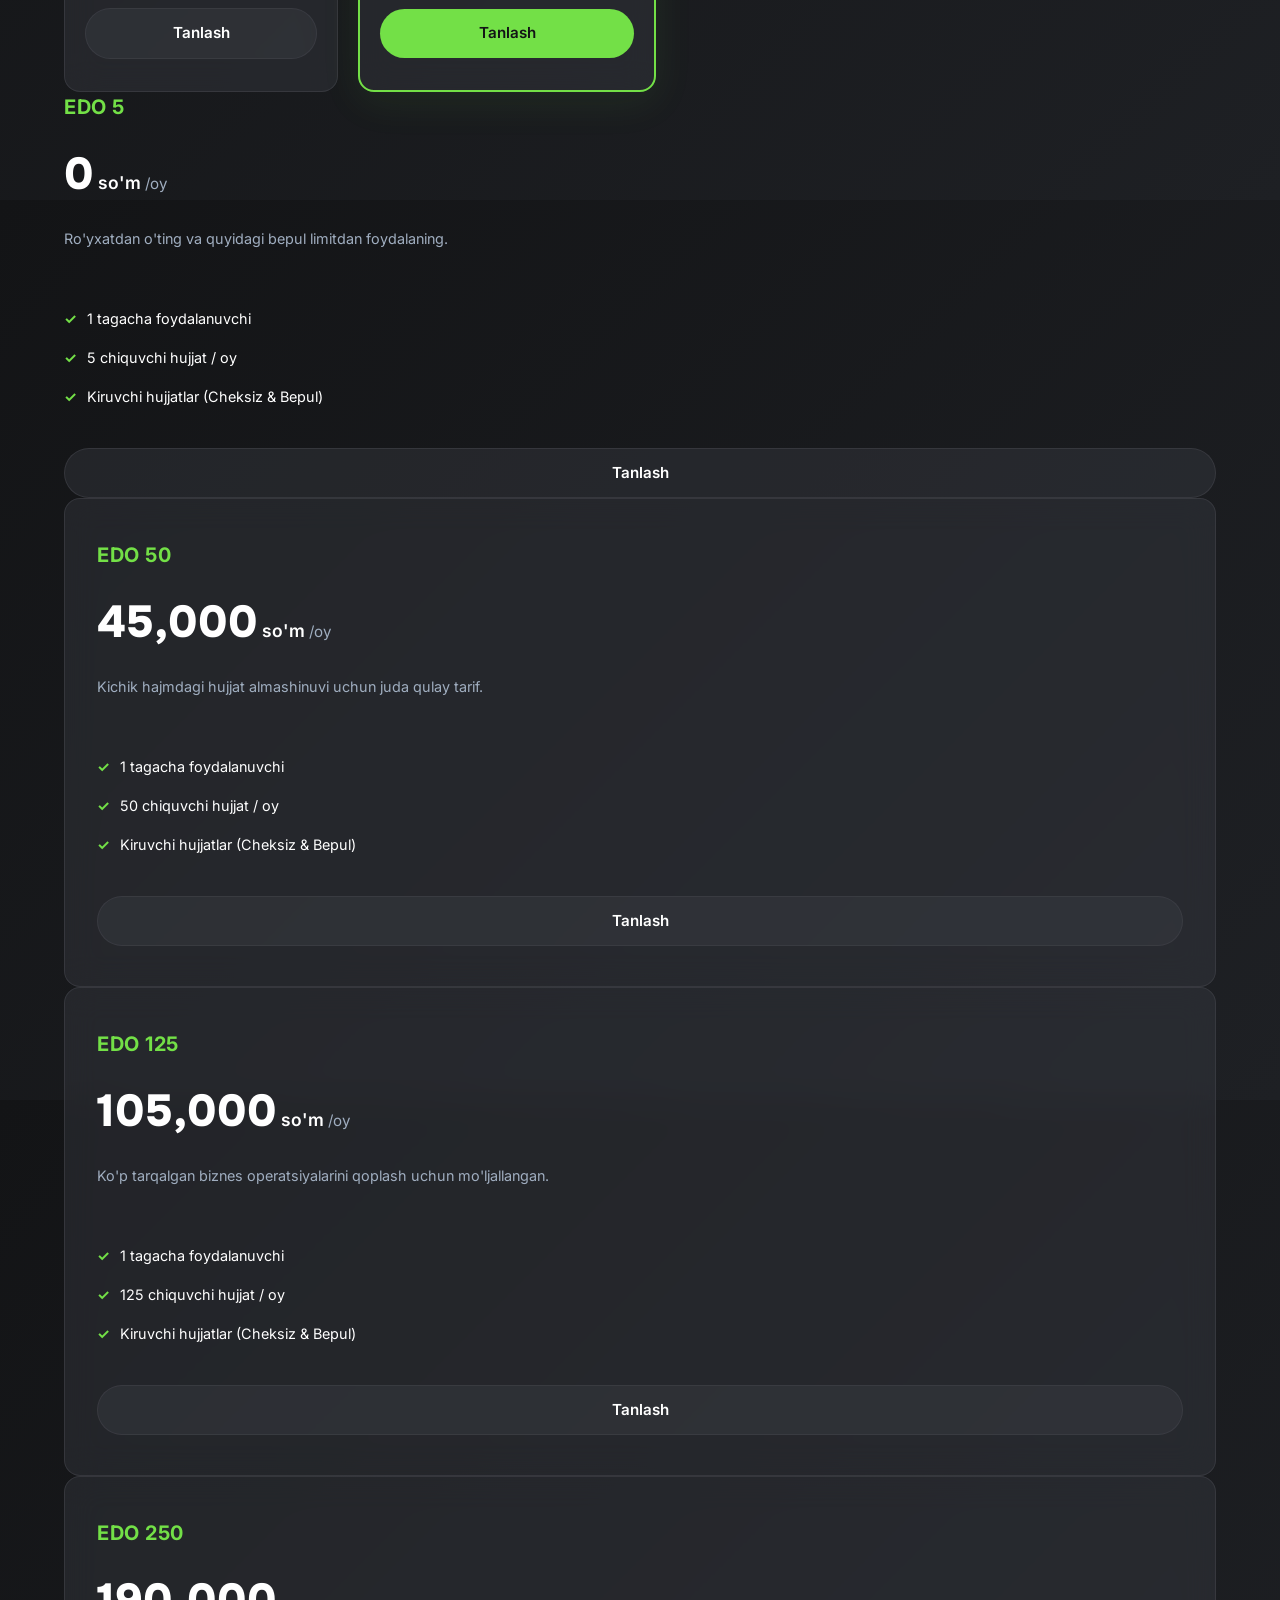
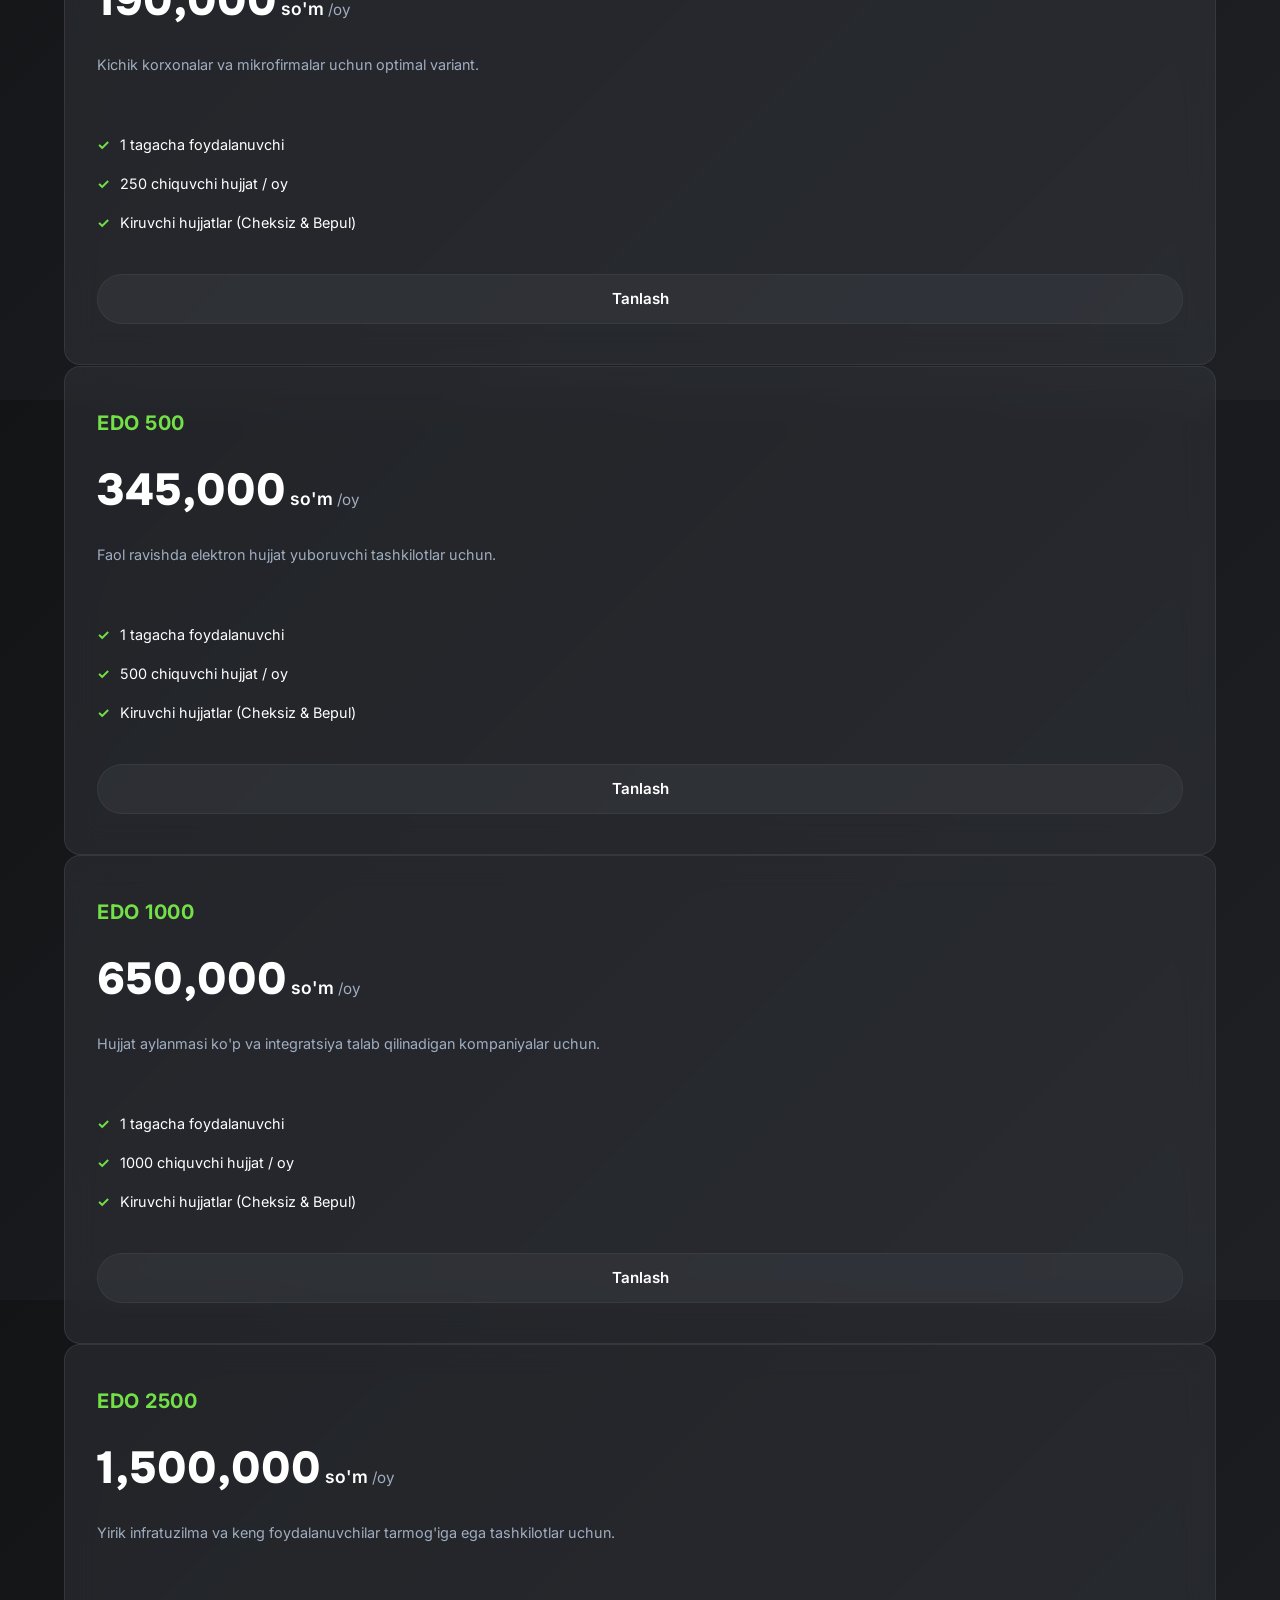
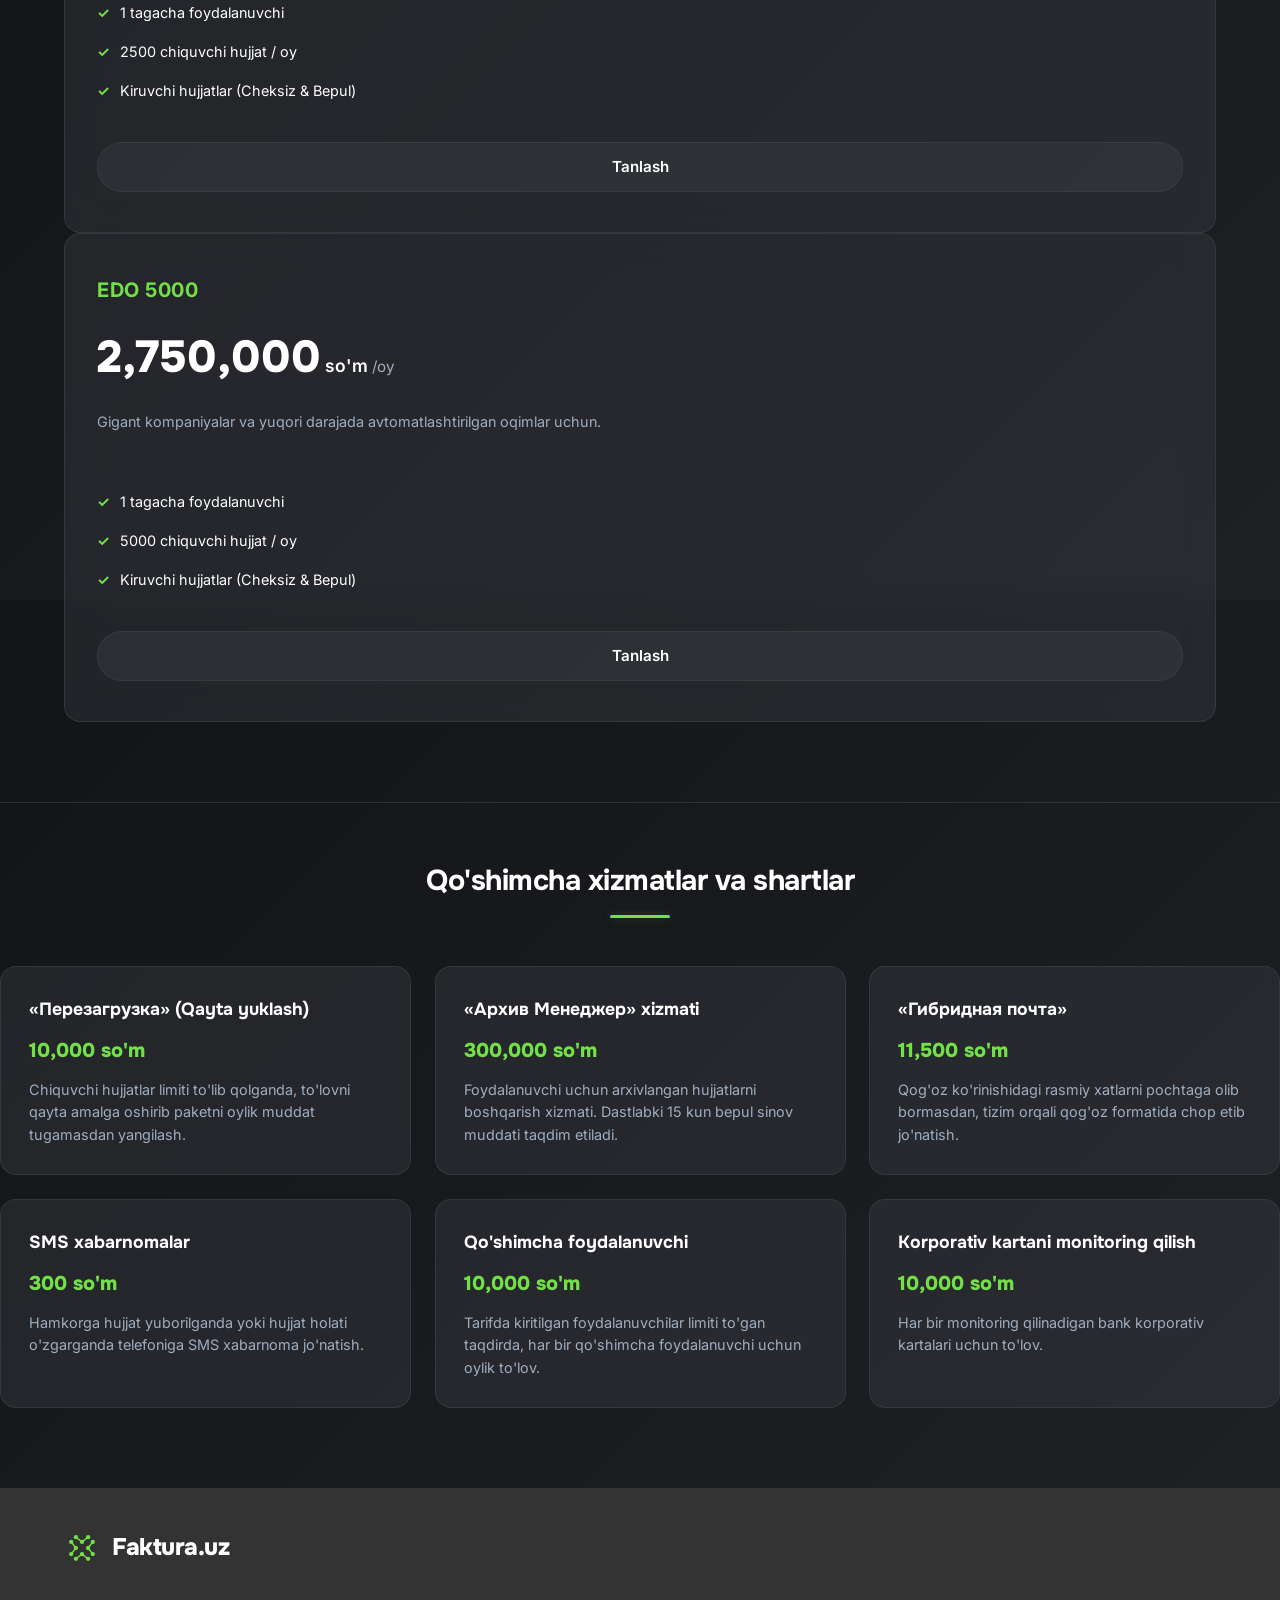
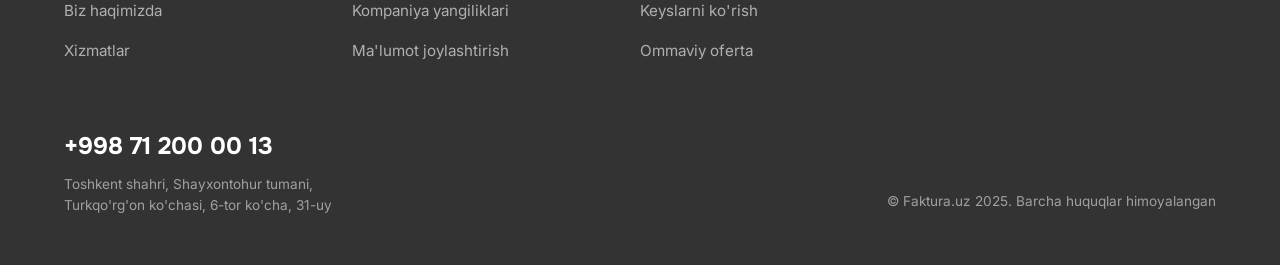
<file: price.html>
<!DOCTYPE html>
<html lang="uz" class="dark">
<head>
  <meta charset="UTF-8">
  <meta name="viewport" content="width=device-width, initial-scale=1.0">
  <title>Faktura.uz — Rasmiy tariflar va xizmatlar narxi</title>
  <meta name="description" content="Faktura.uz tizimidagi barcha tarif rejalari, chiquvchi hujjatlar paketlari va qo'shimcha xizmatlar narxlari bilan tanishing.">
  
  <!-- SEO & Social Media Metadata -->
  <meta property="og:title" content="Faktura.uz — Tariflar va Narxlar">
  <meta property="og:description" content="Elektron hisob-faktura tizimidagi barcha tariflar, EDO paketlari va qo'shimcha xizmatlar narxlari.">
  <meta property="og:type" content="website">
  
  <!-- Fonts -->
  <link rel="preconnect" href="https://fonts.googleapis.com">
  <link rel="preconnect" href="https://fonts.gstatic.com" crossorigin>
  <link href="https://fonts.googleapis.com/css2?family=Inter:wght@300;400;500;600;700&family=Onest:wght@300;400;500;600;700;800&display=swap" rel="stylesheet">
  
  <!-- Stylesheet -->
  <link rel="stylesheet" href="style.css">
</head>
<body class="pricing-page">

  <!-- Header -->
  <header id="mainHeader" class="glass-header">
    <div class="container header-container">
      <a href="index.html" class="logo" id="logoLink">
        <svg class="logo-svg" viewBox="0 0 100 100" width="40" height="40">
          <line x1="50" y1="33" x2="33" y2="20" stroke="currentColor" stroke-width="4" stroke-linecap="round" />
          <line x1="50" y1="33" x2="67" y2="20" stroke="currentColor" stroke-width="4" stroke-linecap="round" />
          <line x1="67" y1="50" x2="80" y2="33" stroke="currentColor" stroke-width="4" stroke-linecap="round" />
          <line x1="67" y1="50" x2="80" y2="67" stroke="currentColor" stroke-width="4" stroke-linecap="round" />
          <line x1="50" y1="67" x2="67" y2="80" stroke="currentColor" stroke-width="4" stroke-linecap="round" />
          <line x1="50" y1="67" x2="33" y2="80" stroke="currentColor" stroke-width="4" stroke-linecap="round" />
          <line x1="33" y1="50" x2="20" y2="67" stroke="currentColor" stroke-width="4" stroke-linecap="round" />
          <line x1="33" y1="50" x2="20" y2="33" stroke="currentColor" stroke-width="4" stroke-linecap="round" />
          
          <circle cx="50" cy="33" r="6" fill="currentColor" />
          <circle cx="67" cy="50" r="6" fill="currentColor" />
          <circle cx="50" cy="67" r="6" fill="currentColor" />
          <circle cx="33" cy="50" r="6" fill="currentColor" />
          
          <circle cx="33" cy="20" r="6" fill="currentColor" />
          <circle cx="67" cy="20" r="6" fill="currentColor" />
          <circle cx="80" cy="33" r="6" fill="currentColor" />
          <circle cx="80" cy="67" r="6" fill="currentColor" />
          <circle cx="67" cy="80" r="6" fill="currentColor" />
          <circle cx="33" cy="80" r="6" fill="currentColor" />
          <circle cx="20" cy="67" r="6" fill="currentColor" />
          <circle cx="20" cy="33" r="6" fill="currentColor" />
        </svg>
        <span class="logo-text">Faktura<span class="logo-accent">.uz</span></span>
      </a>

      <!-- Navigation Menu -->
      <nav class="nav-menu" id="navMenu">
        <a href="index.html#about" class="nav-link" data-i18n="nav_about">Biz haqimizda</a>
        <a href="index.html#features" class="nav-link" data-i18n="nav_features">Imkoniyatlar</a>
        <a href="price.html" class="nav-link" data-i18n="nav_pricing">Tariflar</a>
        <a href="index.html#faq" class="nav-link" data-i18n="nav_faq">Savollar</a>
      </nav>

      <!-- Action buttons -->
      <div class="header-actions">
        <!-- Theme Toggle -->
        <button id="themeToggleBtn" class="action-btn-circle" aria-label="Toggle Theme">
          <svg class="theme-sun-icon" viewBox="0 0 24 24" width="20" height="20">
            <circle cx="12" cy="12" r="5" fill="none" stroke="currentColor" stroke-width="2" />
            <path d="M12 1v2M12 21v2M4.22 4.22l1.42 1.42M18.36 18.36l1.42 1.42M1 12h2M21 12h2M4.22 19.78l1.42-1.42M18.36 5.64l1.42-1.42" stroke="currentColor" stroke-width="2" stroke-linecap="round" />
          </svg>
          <svg class="theme-moon-icon" viewBox="0 0 24 24" width="20" height="20">
            <path d="M21 12.79A9 9 0 1 1 11.21 3 7 7 0 0 0 21 12.79z" fill="none" stroke="currentColor" stroke-width="2" />
          </svg>
        </button>

        <!-- Language Switcher -->
        <div class="lang-selector">
          <button id="langSelectBtn" class="lang-btn">
            <span id="currentLangText">UZ</span>
            <span class="chevron-down"></span>
          </button>
          <div class="lang-dropdown" id="langDropdown">
            <button class="lang-opt" data-lang="uz">O'zbekcha</button>
            <button class="lang-opt" data-lang="ru">Русский</button>
            <button class="lang-opt" data-lang="en">English</button>
          </div>
        </div>

        <!-- CTA Login Button -->
        <a href="https://account.faktura.uz/Login?" class="btn btn-outline" id="headerLoginBtn" data-i18n="btn_login">Tizimga kirish</a>
      </div>

      <!-- Mobile Menu Button -->
      <button class="mobile-menu-toggle" id="mobileMenuBtn" aria-label="Open Menu">
        <span></span>
        <span></span>
        <span></span>
      </button>
    </div>
  </header>

  <!-- Pricing Details Section -->
  <section class="pricing-detail-section" id="pricingDetailSection">
    <div class="container">
      <div class="section-header reveal reveal-up">
        <h1 class="pricing-page-title" data-i18n="pricing_title">Faktura.uz Rasmiy Tariflari</h1>
        <div class="title-underline"></div>
        <p class="section-subtitle" data-i18n="pricing_page_subtitle">Biznesingiz ehtiyojlariga mos keladigan tarif rejasini tanlang (edo.faktura.uz/price ma'lumotlari asosida)</p>

        <!-- Billing Toggle -->
        <div class="billing-toggle-container">
          <span id="billingMonthlyLabel" class="billing-label active" data-i18n="billing_monthly">Oylik</span>
          <label class="toggle-switch">
            <input type="checkbox" id="billingToggle">
            <span class="toggle-slider"></span>
          </label>
          <span id="billingYearlyLabel" class="billing-label" data-i18n="billing_yearly">Yillik (20% chegirma)</span>
        </div>

        <!-- Segment Tabs -->
        <div class="pricing-tabs">
          <button class="pricing-tab-btn active" id="tabNewTariffs" data-i18n="tab_new_tariffs">Yangi tariflar</button>
          <button class="pricing-tab-btn" id="tabArchiveTariffs" data-i18n="tab_archive_tariffs">Arxiv tariflar</button>
          <button class="pricing-tab-btn" id="tabDocPackages" data-i18n="tab_doc_packages">Oylik paketlar</button>
        </div>
      </div>

      <!-- YANGI TARIFLAR GRID -->
      <div class="pricing-grid-container show" id="gridNewTariffs">
        <div class="pricing-grid grid-4-cols">
          
          <!-- EDO 100 -->
          <div class="pricing-card reveal reveal-scale delay-100">
            <div class="pricing-plan-name">EDO 100</div>
            <div class="price-container">
              <span class="price-value" id="priceEdo100">55,000</span>
              <span class="price-currency" data-i18n="price_currency">so'm</span>
              <span class="price-period periodLabel">/oy</span>
            </div>
            <p class="pricing-desc" data-i18n="plan_basic_desc_new">Eng kichik hajmdagi chiquvchi hujjat aylanmasi uchun.</p>
            <ul class="pricing-features">
              <li><span class="check-icon">✓</span> <span data-i18n="plan_feat_users_1">1 tagacha foydalanuvchi</span></li>
              <li><span class="check-icon">✓</span> <span>100 <span data-i18n="plan_feat_docs_limit">chiquvchi hujjat / oy</span></span></li>
              <li><span class="check-icon">✓</span> <span data-i18n="plan_feat_incoming_free">Kiruvchi hujjatlar (Cheksiz & Bepul)</span></li>
              <li><span class="check-icon">✓</span> <span data-i18n="plan_feat_shared_5yr">Arxivda saqlash (5 yil)</span></li>
            </ul>
            <a href="https://account.faktura.uz/Login?" class="btn btn-secondary pricing-btn" data-i18n="btn_choose">Tanlash</a>
          </div>

          <!-- EDO 250 -->
          <div class="pricing-card popular reveal reveal-scale delay-200">
            <div class="popular-badge" data-i18n="plan_popular_badge">Eng ommabop</div>
            <div class="pricing-plan-name">EDO 250</div>
            <div class="price-container">
              <span class="price-value" id="priceEdo250">240,000</span>
              <span class="price-currency" data-i18n="price_currency">so'm</span>
              <span class="price-period periodLabel">/oy</span>
            </div>
            <p class="pricing-desc" data-i18n="plan_micro_desc">Kichik korxonalar va mikrofirmalar uchun optimal variant.</p>
            <ul class="pricing-features">
              <li><span class="check-icon">✓</span> <span data-i18n="plan_feat_users_3">3 tagacha foydalanuvchi</span></li>
              <li><span class="check-icon">✓</span> <span>250 <span data-i18n="plan_feat_docs_limit">chiquvchi hujjat / oy</span></span></li>
              <li><span class="check-icon">✓</span> <span data-i18n="plan_feat_incoming_free">Kiruvchi hujjatlar (Cheksiz & Bepul)</span></li>
              <li><span class="check-icon">✓</span> <span data-i18n="plan_feat_shared_5yr">Arxivda saqlash (5 yil)</span></li>
            </ul>
            <a href="https://account.faktura.uz/Login?" class="btn btn-primary btn-glow pricing-btn" data-i18n="btn_choose">Tanlash</a>
          </div>

          <!-- EDO 1000 -->
          <div class="pricing-card reveal reveal-scale delay-300">
            <div class="pricing-plan-name">EDO 1000</div>
            <div class="price-container">
              <span class="price-value" id="priceEdo1000">790,000</span>
              <span class="price-currency" data-i18n="price_currency">so'm</span>
              <span class="price-period periodLabel">/oy</span>
            </div>
            <p class="pricing-desc" data-i18n="plan_small_desc">O'sib borayotgan faol kichik biznes vakillari uchun.</p>
            <ul class="pricing-features">
              <li><span class="check-icon">✓</span> <span data-i18n="plan_feat_users_5">5 tagacha foydalanuvchi</span></li>
              <li><span class="check-icon">✓</span> <span>1000 <span data-i18n="plan_feat_docs_limit">chiquvchi hujjat / oy</span></span></li>
              <li><span class="check-icon">✓</span> <span data-i18n="plan_feat_incoming_free">Kiruvchi hujjatlar (Cheksiz & Bepul)</span></li>
              <li><span class="check-icon">✓</span> <span data-i18n="plan_feat_shared_5yr">Arxivda saqlash (5 yil)</span></li>
            </ul>
            <a href="https://account.faktura.uz/Login?" class="btn btn-secondary pricing-btn" data-i18n="btn_choose">Tanlash</a>
          </div>

          <!-- EDO 2500 -->
          <div class="pricing-card reveal reveal-scale delay-400">
            <div class="pricing-plan-name">EDO 2500</div>
            <div class="price-container">
              <span class="price-value" id="priceEdo2500">1,690,000</span>
              <span class="price-currency" data-i18n="price_currency">so'm</span>
              <span class="price-period periodLabel">/oy</span>
            </div>
            <p class="pricing-desc" data-i18n="plan_medium_desc">Katta hajmdagi hujjat aylanmasi va integratsiya ehtiyojlari uchun.</p>
            <ul class="pricing-features">
              <li><span class="check-icon">✓</span> <span data-i18n="plan_feat_users_10">10 tagacha foydalanuvchi</span></li>
              <li><span class="check-icon">✓</span> <span>2500 <span data-i18n="plan_feat_docs_limit">chiquvchi hujjat / oy</span></span></li>
              <li><span class="check-icon">✓</span> <span data-i18n="plan_feat_incoming_free">Kiruvchi hujjatlar (Cheksiz & Bepul)</span></li>
              <li><span class="check-icon">✓</span> <span data-i18n="plan_feat_1c_api">1C integratsiyasi va API</span></li>
            </ul>
            <a href="https://account.faktura.uz/Login?" class="btn btn-secondary pricing-btn" data-i18n="btn_choose">Tanlash</a>
          </div>

          <!-- CORPORATE EDO -->
          <div class="pricing-card reveal reveal-scale delay-100">
            <div class="pricing-plan-name">CORPORATE EDO</div>
            <div class="price-container">
              <span class="price-value" id="priceCorpEdo">6,850,000</span>
              <span class="price-currency" data-i18n="price_currency">so'm</span>
              <span class="price-period periodLabel">/oy</span>
            </div>
            <p class="pricing-desc" data-i18n="plan_corp_desc">Yirik korporatsiyalar, filiallar tarmog'iga ega tashkilotlar uchun.</p>
            <ul class="pricing-features">
              <li><span class="check-icon">✓</span> <span data-i18n="plan_feat_users_50">50 tagacha foydalanuvchi</span></li>
              <li><span class="check-icon">✓</span> <span>4500 <span data-i18n="plan_feat_docs_limit">chiquvchi hujjat / oy</span></span></li>
              <li><span class="check-icon">✓</span> <span data-i18n="plan_feat_incoming_free">Kiruvchi hujjatlar (Cheksiz & Bepul)</span></li>
              <li><span class="check-icon">✓</span> <span data-i18n="plan_feat_personal_manager">Shaxsiy menejer va Premium API</span></li>
            </ul>
            <a href="https://account.faktura.uz/Login?" class="btn btn-secondary pricing-btn" data-i18n="btn_choose">Tanlash</a>
          </div>

          <!-- CORPORATE PLUS EDO -->
          <div class="pricing-card popular reveal reveal-scale delay-200">
            <div class="popular-badge" data-i18n="plan_popular_badge">Katta Biznes</div>
            <div class="pricing-plan-name">CORPORATE PLUS EDO</div>
            <div class="price-container">
              <span class="price-value" id="priceCorpPlusEdo">10,900,000</span>
              <span class="price-currency" data-i18n="price_currency">so'm</span>
              <span class="price-period periodLabel">/oy</span>
            </div>
            <p class="pricing-desc" data-i18n="plan_corp_plus_desc">O'ta yirik va strategik ahamiyatdagi gigant biznes tarmoqlari uchun.</p>
            <ul class="pricing-features">
              <li><span class="check-icon">✓</span> <span data-i18n="plan_feat_users_100">100 tagacha foydalanuvchi</span></li>
              <li><span class="check-icon">✓</span> <span>9000 <span data-i18n="plan_feat_docs_limit">chiquvchi hujjat / oy</span></span></li>
              <li><span class="check-icon">✓</span> <span data-i18n="plan_feat_incoming_free">Kiruvchi hujjatlar (Cheksiz & Bepul)</span></li>
              <li><span class="check-icon">✓</span> <span data-i18n="plan_feat_vip_support">VVIP Call-center va individual yechimlar</span></li>
            </ul>
            <a href="https://account.faktura.uz/Login?" class="btn btn-primary btn-glow pricing-btn" data-i18n="btn_choose">Tanlash</a>
          </div>

        </div>
      </div>

      <!-- ARXIV TARIFLAR GRID -->
      <div class="pricing-grid-container" id="gridArchiveTariffs">
        <div class="pricing-grid grid-4-cols">
          
          <!-- MINI (EDO 50) -->
          <div class="pricing-card reveal reveal-scale delay-100">
            <div class="pricing-plan-name">MINI</div>
            <div class="price-container">
              <span class="price-value" id="priceArchMini">50,000</span>
              <span class="price-currency" data-i18n="price_currency">so'm</span>
              <span class="price-period periodLabel">/oy</span>
            </div>
            <p class="pricing-desc" data-i18n="plan_mini_desc">Kichik hajmdagi hujjat almashinuvi uchun juda qulay tarif.</p>
            <ul class="pricing-features">
              <li><span class="check-icon">✓</span> <span data-i18n="plan_feat_users_1">1 tagacha foydalanuvchi</span></li>
              <li><span class="check-icon">✓</span> <span>10 <span data-i18n="plan_feat_docs_limit">chiquvchi hujjat / oy</span></span></li>
              <li><span class="check-icon">✓</span> <span data-i18n="plan_feat_incoming_free">Kiruvchi hujjatlar (Cheksiz & Bepul)</span></li>
            </ul>
            <a href="https://account.faktura.uz/Login?" class="btn btn-secondary pricing-btn" data-i18n="btn_choose">Tanlash</a>
          </div>

          <!-- BASIC -->
          <div class="pricing-card reveal reveal-scale delay-200">
            <div class="pricing-plan-name">BASIC</div>
            <div class="price-container">
              <span class="price-value" id="priceArchBasic">300,000</span>
              <span class="price-currency" data-i18n="price_currency">so'm</span>
              <span class="price-period periodLabel">/oy</span>
            </div>
            <p class="pricing-desc" data-i18n="plan_basic_desc">Ko'p tarqalgan biznes operatsiyalarini qoplash uchun mo'ljallangan.</p>
            <ul class="pricing-features">
              <li><span class="check-icon">✓</span> <span data-i18n="plan_feat_users_3">3 tagacha foydalanuvchi</span></li>
              <li><span class="check-icon">✓</span> <span>300 <span data-i18n="plan_feat_docs_limit">chiquvchi hujjat / oy</span></span></li>
              <li><span class="check-icon">✓</span> <span data-i18n="plan_feat_incoming_free">Kiruvchi hujjatlar (Cheksiz & Bepul)</span></li>
            </ul>
            <a href="https://account.faktura.uz/Login?" class="btn btn-secondary pricing-btn" data-i18n="btn_choose">Tanlash</a>
          </div>

          <!-- OPTIMUM -->
          <div class="pricing-card reveal reveal-scale delay-300">
            <div class="pricing-plan-name">OPTIMUM</div>
            <div class="price-container">
              <span class="price-value" id="priceArchOpt">1,050,000</span>
              <span class="price-currency" data-i18n="price_currency">so'm</span>
              <span class="price-period periodLabel">/oy</span>
            </div>
            <p class="pricing-desc" data-i18n="plan_optimum_desc">Faol ravishda elektron hujjat yuboruvchi tashkilotlar uchun.</p>
            <ul class="pricing-features">
              <li><span class="check-icon">✓</span> <span data-i18n="plan_feat_users_5">5 tagacha foydalanuvchi</span></li>
              <li><span class="check-icon">✓</span> <span>500 <span data-i18n="plan_feat_docs_limit">chiquvchi hujjat / oy</span></span></li>
              <li><span class="check-icon">✓</span> <span data-i18n="plan_feat_incoming_free">Kiruvchi hujjatlar (Cheksiz & Bepul)</span></li>
            </ul>
            <a href="https://account.faktura.uz/Login?" class="btn btn-secondary pricing-btn" data-i18n="btn_choose">Tanlash</a>
          </div>

          <!-- STANDARD -->
          <div class="pricing-card reveal reveal-scale delay-400">
            <div class="pricing-plan-name">STANDARD</div>
            <div class="price-container">
              <span class="price-value" id="priceArchStd">1,840,000</span>
              <span class="price-currency" data-i18n="price_currency">so'm</span>
              <span class="price-period periodLabel">/oy</span>
            </div>
            <p class="pricing-desc" data-i18n="plan_standard_desc">Hujjat aylanmasi ko'p va integratsiya talab qilinadigan kompaniyalar uchun.</p>
            <ul class="pricing-features">
              <li><span class="check-icon">✓</span> <span data-i18n="plan_feat_users_10">10 tagacha foydalanuvchi</span></li>
              <li><span class="check-icon">✓</span> <span>1000 <span data-i18n="plan_feat_docs_limit">chiquvchi hujjat / oy</span></span></li>
              <li><span class="check-icon">✓</span> <span data-i18n="plan_feat_incoming_free">Kiruvchi hujjatlar (Cheksiz & Bepul)</span></li>
            </ul>
            <a href="https://account.faktura.uz/Login?" class="btn btn-secondary pricing-btn" data-i18n="btn_choose">Tanlash</a>
          </div>

          <!-- CORPORATE -->
          <div class="pricing-card reveal reveal-scale delay-100">
            <div class="pricing-plan-name">CORPORATE</div>
            <div class="price-container">
              <span class="price-value" id="priceArchCorp">6,650,000</span>
              <span class="price-currency" data-i18n="price_currency">so'm</span>
              <span class="price-period periodLabel">/oy</span>
            </div>
            <p class="pricing-desc" data-i18n="plan_corporate_desc">Yirik infratuzilma va keng foydalanuvchilar tarmog'iga ega tashkilotlar uchun.</p>
            <ul class="pricing-features">
              <li><span class="check-icon">✓</span> <span data-i18n="plan_feat_users_50">50 tagacha foydalanuvchi</span></li>
              <li><span class="check-icon">✓</span> <span>2500 <span data-i18n="plan_feat_docs_limit">chiquvchi hujjat / oy</span></span></li>
              <li><span class="check-icon">✓</span> <span data-i18n="plan_feat_incoming_free">Kiruvchi hujjatlar (Cheksiz & Bepul)</span></li>
            </ul>
            <a href="https://account.faktura.uz/Login?" class="btn btn-secondary pricing-btn" data-i18n="btn_choose">Tanlash</a>
          </div>

          <!-- CORPORATE PLUS -->
          <div class="pricing-card reveal reveal-scale delay-200">
            <div class="pricing-plan-name">CORPORATE PLUS</div>
            <div class="price-container">
              <span class="price-value" id="priceArchCorpPlus">10,900,000</span>
              <span class="price-currency" data-i18n="price_currency">so'm</span>
              <span class="price-period periodLabel">/oy</span>
            </div>
            <p class="pricing-desc" data-i18n="plan_corp_plus_desc">O'ta yirik va strategik ahamiyatdagi gigant biznes tarmoqlari uchun.</p>
            <ul class="pricing-features">
              <li><span class="check-icon">✓</span> <span data-i18n="plan_feat_users_100">100 tagacha foydalanuvchi</span></li>
              <li><span class="check-icon">✓</span> <span>5000 <span data-i18n="plan_feat_docs_limit">chiquvchi hujjat / oy</span></span></li>
              <li><span class="check-icon">✓</span> <span data-i18n="plan_feat_incoming_free">Kiruvchi hujjatlar (Cheksiz & Bepul)</span></li>
            </ul>
            <a href="https://account.faktura.uz/Login?" class="btn btn-secondary pricing-btn" data-i18n="btn_choose">Tanlash</a>
          </div>

        </div>
      </div>

      <!-- OYLIK PAKETLAR GRID -->
      <div class="pricing-g          <!-- EDO 5 -->
          <div class="pricing-card reveal reveal-scale delay-100">
            <div class="pricing-plan-name">EDO 5</div>
            <div class="price-container">
              <span class="price-value" id="pricePack5">0</span>
              <span class="price-currency" data-i18n="price_currency">so'm</span>
              <span class="price-period periodLabel">/oy</span>
            </div>
            <p class="pricing-desc" data-i18n="freeMonth-info">Ro'yxatdan o'ting va quyidagi bepul limitdan foydalaning.</p>
            <ul class="pricing-features">
              <li><span class="check-icon">✓</span> <span data-i18n="plan_feat_users_1">1 tagacha foydalanuvchi</span></li>
              <li><span class="check-icon">✓</span> <span>5 <span data-i18n="plan_feat_docs_limit">chiquvchi hujjat / oy</span></span></li>
              <li><span class="check-icon">✓</span> <span data-i18n="plan_feat_incoming_free">Kiruvchi hujjatlar (Cheksiz & Bepul)</span></li>
            </ul>
            <a href="https://account.faktura.uz/Login?" class="btn btn-secondary pricing-btn" data-i18n="btn_choose">Tanlash</a>
          </div>

          <!-- EDO 50 -->
          <div class="pricing-card reveal reveal-scale delay-200">
            <div class="pricing-plan-name">EDO 50</div>
            <div class="price-container">
              <span class="price-value" id="pricePack50">45,000</span>
              <span class="price-currency" data-i18n="price_currency">so'm</span>
              <span class="price-period periodLabel">/oy</span>
            </div>
            <p class="pricing-desc" data-i18n="plan_mini_desc">Kichik hajmda chiquvchi hujjat yuboruvchilar uchun.</p>
            <ul class="pricing-features">
              <li><span class="check-icon">✓</span> <span data-i18n="plan_feat_users_1">1 tagacha foydalanuvchi</span></li>
              <li><span class="check-icon">✓</span> <span>50 <span data-i18n="plan_feat_docs_limit">chiquvchi hujjat / oy</span></span></li>
              <li><span class="check-icon">✓</span> <span data-i18n="plan_feat_incoming_free">Kiruvchi hujjatlar (Cheksiz & Bepul)</span></li>
            </ul>
            <a href="https://account.faktura.uz/Login?" class="btn btn-secondary pricing-btn" data-i18n="btn_choose">Tanlash</a>
          </div>

          <!-- EDO 125 -->
          <div class="pricing-card reveal reveal-scale delay-300">
            <div class="pricing-plan-name">EDO 125</div>
            <div class="price-container">
              <span class="price-value" id="pricePack125">105,000</span>
              <span class="price-currency" data-i18n="price_currency">so'm</span>
              <span class="price-period periodLabel">/oy</span>
            </div>
            <p class="pricing-desc" data-i18n="plan_basic_desc">O'rtacha chiquvchi hujjatlar aylanmasiga ega firmalar uchun.</p>
            <ul class="pricing-features">
              <li><span class="check-icon">✓</span> <span data-i18n="plan_feat_users_1">1 tagacha foydalanuvchi</span></li>
              <li><span class="check-icon">✓</span> <span>125 <span data-i18n="plan_feat_docs_limit">chiquvchi hujjat / oy</span></span></li>
              <li><span class="check-icon">✓</span> <span data-i18n="plan_feat_incoming_free">Kiruvchi hujjatlar (Cheksiz & Bepul)</span></li>
            </ul>
            <a href="https://account.faktura.uz/Login?" class="btn btn-secondary pricing-btn" data-i18n="btn_choose">Tanlash</a>
          </div>

          <!-- EDO 250 -->
          <div class="pricing-card reveal reveal-scale delay-400">
            <div class="pricing-plan-name">EDO 250</div>
            <div class="price-container">
              <span class="price-value" id="pricePack250">190,000</span>
              <span class="price-currency" data-i18n="price_currency">so'm</span>
              <span class="price-period periodLabel">/oy</span>
            </div>
            <p class="pricing-desc" data-i18n="plan_micro_desc">Mikrofirmalar va yakka tartibdagi tadbirkorlar uchun.</p>
            <ul class="pricing-features">
              <li><span class="check-icon">✓</span> <span data-i18n="plan_feat_users_1">1 tagacha foydalanuvchi</span></li>
              <li><span class="check-icon">✓</span> <span>250 <span data-i18n="plan_feat_docs_limit">chiquvchi hujjat / oy</span></span></li>
              <li><span class="check-icon">✓</span> <span data-i18n="plan_feat_incoming_free">Kiruvchi hujjatlar (Cheksiz & Bepul)</span></li>
            </ul>
            <a href="https://account.faktura.uz/Login?" class="btn btn-secondary pricing-btn" data-i18n="btn_choose">Tanlash</a>
          </div>

          <!-- EDO 500 -->
          <div class="pricing-card reveal reveal-scale delay-100">
            <div class="pricing-plan-name">EDO 500</div>
            <div class="price-container">
              <span class="price-value" id="pricePack500">345,000</span>
              <span class="price-currency" data-i18n="price_currency">so'm</span>
              <span class="price-period periodLabel">/oy</span>
            </div>
            <p class="pricing-desc" data-i18n="plan_optimum_desc">Chiquvchi hujjatlar limiti kengaytirilgan variant.</p>
            <ul class="pricing-features">
              <li><span class="check-icon">✓</span> <span data-i18n="plan_feat_users_1">1 tagacha foydalanuvchi</span></li>
              <li><span class="check-icon">✓</span> <span>500 <span data-i18n="plan_feat_docs_limit">chiquvchi hujjat / oy</span></span></li>
              <li><span class="check-icon">✓</span> <span data-i18n="plan_feat_incoming_free">Kiruvchi hujjatlar (Cheksiz & Bepul)</span></li>
            </ul>
            <a href="https://account.faktura.uz/Login?" class="btn btn-secondary pricing-btn" data-i18n="btn_choose">Tanlash</a>
          </div>

          <!-- EDO 1000 -->
          <div class="pricing-card reveal reveal-scale delay-200">
            <div class="pricing-plan-name">EDO 1000</div>
            <div class="price-container">
              <span class="price-value" id="pricePack1000">650,000</span>
              <span class="price-currency" data-i18n="price_currency">so'm</span>
              <span class="price-period periodLabel">/oy</span>
            </div>
            <p class="pricing-desc" data-i18n="plan_standard_desc">Faol chiquvchi hujjat yuboruvchi tashkilotlar uchun.</p>
            <ul class="pricing-features">
              <li><span class="check-icon">✓</span> <span data-i18n="plan_feat_users_1">1 tagacha foydalanuvchi</span></li>
              <li><span class="check-icon">✓</span> <span>1000 <span data-i18n="plan_feat_docs_limit">chiquvchi hujjat / oy</span></span></li>
              <li><span class="check-icon">✓</span> <span data-i18n="plan_feat_incoming_free">Kiruvchi hujjatlar (Cheksiz & Bepul)</span></li>
            </ul>
            <a href="https://account.faktura.uz/Login?" class="btn btn-secondary pricing-btn" data-i18n="btn_choose">Tanlash</a>
          </div>

          <!-- EDO 2500 -->
          <div class="pricing-card reveal reveal-scale delay-300">
            <div class="pricing-plan-name">EDO 2500</div>
            <div class="price-container">
              <span class="price-value" id="pricePack2500">1,500,000</span>
              <span class="price-currency" data-i18n="price_currency">so'm</span>
              <span class="price-period periodLabel">/oy</span>
            </div>
            <p class="pricing-desc" data-i18n="plan_corporate_desc">O'rta va yirik miqyosdagi tijorat korxonalari uchun.</p>
            <ul class="pricing-features">
              <li><span class="check-icon">✓</span> <span data-i18n="plan_feat_users_1">1 tagacha foydalanuvchi</span></li>
              <li><span class="check-icon">✓</span> <span>2500 <span data-i18n="plan_feat_docs_limit">chiquvchi hujjat / oy</span></span></li>
              <li><span class="check-icon">✓</span> <span data-i18n="plan_feat_incoming_free">Kiruvchi hujjatlar (Cheksiz & Bepul)</span></li>
            </ul>
            <a href="https://account.faktura.uz/Login?" class="btn btn-secondary pricing-btn" data-i18n="btn_choose">Tanlash</a>
          </div>

          <!-- EDO 5000 -->
          <div class="pricing-card reveal reveal-scale delay-400">
            <div class="pricing-plan-name">EDO 5000</div>
            <div class="price-container">
              <span class="price-value" id="pricePack5000">2,750,000</span>
              <span class="price-currency" data-i18n="price_currency">so'm</span>
              <span class="price-period periodLabel">/oy</span>
            </div>
            <p class="pricing-desc" data-i18n="plan_corp_plus_desc">Gigant chiquvchi hujjat aylanmasiga ega biznes sub'ektlari uchun.</p>
            <ul class="pricing-features">
              <li><span class="check-icon">✓</span> <span data-i18n="plan_feat_users_1">1 tagacha foydalanuvchi</span></li>
              <li><span class="check-icon">✓</span> <span>5000 <span data-i18n="plan_feat_docs_limit">chiquvchi hujjat / oy</span></span></li>
              <li><span class="check-icon">✓</span> <span data-i18n="plan_feat_incoming_free">Kiruvchi hujjatlar (Cheksiz & Bepul)</span></li>
            </ul>
            <a href="https://account.faktura.uz/Login?" class="btn btn-secondary pricing-btn" data-i18n="btn_choose">Tanlash</a>
          </div>

        </div>
      </div>

      <!-- Additional Pricing Terms and Conditions Table -->
      <div class="additional-prices-container reveal reveal-up">
        <h2 class="section-title sub-title" data-i18n="add_services_title">Qo'shimcha xizmatlar va shartlar</h2>
        <div class="title-underline"></div>
        
        <div class="additional-services-grid">
          <div class="service-box reveal reveal-scale delay-100">
            <div class="service-name">«Перезагрузка» (Qayta yuklash)</div>
            <div class="service-price">10,000 <span data-i18n="price_currency">so'm</span></div>
            <p class="service-desc">Chiquvchi hujjatlar limiti to'lib qolganda, to'lovni qayta amalga oshirib paketni oylik muddat tugamasdan yangilash.</p>
          </div>
          
          <div class="service-box reveal reveal-scale delay-200">
            <div class="service-name">«Архив Менеджер» xizmati</div>
            <div class="service-price">300,000 <span data-i18n="price_currency">so'm / oy</span></div>
            <p class="service-desc">Foydalanuvchi uchun arxivlangan hujjatlarni boshqarish xizmati. Dastlabki 15 kun bepul sinov muddati taqdim etiladi.</p>
          </div>

          <div class="service-box reveal reveal-scale delay-300">
            <div class="service-name">«Гибридная почта»</div>
            <div class="service-price">11,500 <span data-i18n="price_currency">so'm / xat</span></div>
            <p class="service-desc">Qog'oz ko'rinishidagi rasmiy xatlarni pochtaga olib bormasdan, tizim orqali qog'oz formatida chop etib jo'natish.</p>
          </div>

          <div class="service-box reveal reveal-scale delay-100">
            <div class="service-name">SMS xabarnomalar</div>
            <div class="service-price">300 <span data-i18n="price_currency">so'm / SMS</span></div>
            <p class="service-desc">Hamkorga hujjat yuborilganda yoki hujjat holati o'zgarganda telefoniga SMS xabarnoma jo'natish.</p>
          </div>

          <div class="service-box reveal reveal-scale delay-200">
            <div class="service-name">Qo'shimcha foydalanuvchi</div>
            <div class="service-price">10,000 <span data-i18n="price_currency">so'm / oy</span></div>
            <p class="service-desc">Tarifda kiritilgan foydalanuvchilar limiti to'gan taqdirda, har bir qo'shimcha foydalanuvchi uchun oylik to'lov.</p>
          </div>

          <div class="service-box reveal reveal-scale delay-300">
            <div class="service-name">Korporativ kartani monitoring qilish</div>
            <div class="service-price">10,000 <span data-i18n="price_currency">so'm / oy</span></div>
            <p class="service-desc">Har bir monitoring qilinadigan bank korporativ kartalari uchun to'lov.</p>
          </div>
        </div>
      </div>
      
    </div>
  </section>

  <footer id="mainFooter">
    <div class="footer-blue-line"></div>
    <div class="container footer-content-wrap">
      <!-- Top Row: Logo -->
      <div class="footer-logo-row">
        <a href="index.html" class="logo">
          <svg class="logo-svg" viewBox="0 0 100 100" width="36" height="36">
            <line x1="50" y1="33" x2="33" y2="20" stroke="currentColor" stroke-width="4" stroke-linecap="round" />
            <line x1="50" y1="33" x2="67" y2="20" stroke="currentColor" stroke-width="4" stroke-linecap="round" />
            <line x1="67" y1="50" x2="80" y2="33" stroke="currentColor" stroke-width="4" stroke-linecap="round" />
            <line x1="67" y1="50" x2="80" y2="67" stroke="currentColor" stroke-width="4" stroke-linecap="round" />
            <line x1="50" y1="67" x2="67" y2="80" stroke="currentColor" stroke-width="4" stroke-linecap="round" />
            <line x1="50" y1="67" x2="33" y2="80" stroke="currentColor" stroke-width="4" stroke-linecap="round" />
            <line x1="33" y1="50" x2="20" y2="67" stroke="currentColor" stroke-width="4" stroke-linecap="round" />
            <line x1="33" y1="50" x2="20" y2="33" stroke="currentColor" stroke-width="4" stroke-linecap="round" />
            
            <circle cx="50" cy="33" r="6" fill="currentColor" />
            <circle cx="67" cy="50" r="6" fill="currentColor" />
            <circle cx="50" cy="67" r="6" fill="currentColor" />
            <circle cx="33" cy="50" r="6" fill="currentColor" />
            
            <circle cx="33" cy="20" r="6" fill="currentColor" />
            <circle cx="67" cy="20" r="6" fill="currentColor" />
            <circle cx="80" cy="33" r="6" fill="currentColor" />
            <circle cx="80" cy="67" r="6" fill="currentColor" />
            <circle cx="67" cy="80" r="6" fill="currentColor" />
            <circle cx="33" cy="80" r="6" fill="currentColor" />
            <circle cx="20" cy="67" r="6" fill="currentColor" />
            <circle cx="20" cy="33" r="6" fill="currentColor" />
          </svg>
          <span class="logo-text">Faktura<span class="logo-accent">.uz</span></span>
        </a>
      </div>

      <!-- Middle Row: 3 Link Columns -->
      <div class="footer-links-grid">
        <div class="footer-links-col">
          <a href="index.html#about" class="footer-link" data-i18n="foot_link_about">Biz haqimizda</a>
          <a href="index.html#features" class="footer-link" data-i18n="foot_link_services">Xizmatlar</a>
        </div>
        <div class="footer-links-col">
          <a href="#" class="footer-link" data-i18n="foot_link_news">Kompaniya yangiliklari</a>
          <a href="#" class="footer-link" data-i18n="foot_link_info">Ma'lumot joylashtirish</a>
        </div>
        <div class="footer-links-col">
          <a href="#" class="footer-link" data-i18n="foot_link_cases">Keyslarni ko'rish</a>
          <a href="#" class="footer-link" data-i18n="foot_link_oferta">Ommaviy oferta</a>
        </div>
      </div>

      <!-- Bottom Row: Contacts Left, Copyright Right -->
      <div class="footer-bottom-row">
        <div class="footer-contacts">
          <a href="tel:+998712000013" class="contact-phone">+998 71 200 00 13</a>
          <span class="contact-address" data-i18n="footer_address">
            Toshkent shahri, Shayxontohur tumani, Turkqo'rg'on ko'chasi, 6-tor ko'cha, 31-uy
          </span>
        </div>
        <div class="footer-copyright">
          <p class="copyright">&copy; Faktura.uz 2025. <span data-i18n="footer_copy">Barcha huquqlar himoyalangan</span></p>
        </div>
      </div>
    </div>
  </footer>

  <!-- Application Script -->
  <script src="app.js"></script>
</body>
</html>
</file>
<file: style.css>
/* ==========================================================================
   Design System & Variables
   ========================================================================== */

:root {
  /* Color Palette (Dark Theme Default) */
  --bg-color: #131416;
  --bg-gradient: linear-gradient(135deg, #131416 0%, #1e2024 100%);
  --panel-bg: rgba(65, 68, 74, 0.35);
  --panel-border: rgba(65, 68, 74, 0.6);
  --text-main: #ffffff;
  --text-muted: #a0aec0;
  
  --accent-color: #73E047; /* Neon Lime Green */
  --accent-hover: #82e758;
  --accent-glow: 0 0 12px rgba(115, 224, 71, 0.5), 0 0 24px rgba(115, 224, 71, 0.2);
  --accent-glow-subtle: 0 0 8px rgba(115, 224, 71, 0.25);
  
  --dark-slate: #41444A;
  --white: #ffffff;
  --border-radius-sm: 8px;
  --border-radius-md: 16px;
  --border-radius-lg: 24px;
  --transition-smooth: all 0.3s cubic-bezier(0.4, 0, 0.2, 1);
  --font-display: 'Onest', sans-serif;
  --font-body: 'Inter', sans-serif;
}

/* Light Theme Variables overrides */
html.light {
  --bg-color: #f7f9fc;
  --bg-gradient: linear-gradient(135deg, #f7f9fc 0%, #edf2f7 100%);
  --panel-bg: rgba(255, 255, 255, 0.85);
  --panel-border: rgba(65, 68, 74, 0.12);
  --text-main: #41444A;
  --text-muted: #718096;
  
  --accent-color: #63cc38; /* Slightly darker yashil for high contrast on light bg */
  --accent-hover: #73E047;
  --accent-glow: 0 0 8px rgba(115, 224, 71, 0.4);
  --accent-glow-subtle: 0 0 4px rgba(115, 224, 71, 0.15);
}

/* ==========================================================================
   Base Styles & Reset
   ========================================================================== */

* {
  margin: 0;
  padding: 0;
  box-sizing: border-box;
}

/* Background layers fixed: Gradient is on html, body is transparent, 
   allowing fixed canvas with z-index: -1 to render correctly above html but behind body content */
html {
  scroll-behavior: smooth;
  font-size: 16px;
  height: 100%;
  background: var(--bg-gradient);
  background-color: var(--bg-color);
  transition: background-color 0.3s;
}

body {
  font-family: var(--font-body);
  background: transparent;
  color: var(--text-main);
  line-height: 1.6;
  overflow-x: hidden;
  transition: color 0.3s;
  min-height: 100%;
  position: relative;
}

.container {
  width: 100%;
  max-width: 1200px;
  margin: 0 auto;
  padding: 0 24px;
}

h1, h2, h3, h4 {
  font-family: var(--font-display);
  font-weight: 700;
  line-height: 1.25;
}

a {
  text-decoration: none;
  color: inherit;
  transition: var(--transition-smooth);
}



/* ==========================================================================
   Header / Navbar (Glassmorphism Enriched)
   ========================================================================== */

#mainHeader.glass-header {
  position: fixed;
  top: 0;
  left: 0;
  width: 100%;
  z-index: 100;
  background: rgba(19, 20, 22, 0.45);
  backdrop-filter: blur(16px) saturate(180%);
  -webkit-backdrop-filter: blur(16px) saturate(180%);
  border-bottom: 1px solid rgba(255, 255, 255, 0.08);
  transition: var(--transition-smooth);
}

html.light #mainHeader.glass-header {
  background: rgba(247, 249, 252, 0.45);
  border-bottom: 1px solid rgba(65, 68, 74, 0.08);
}

.header-container {
  height: 80px;
  display: flex;
  align-items: center;
  justify-content: space-between;
}

.logo {
  display: flex;
  align-items: center;
  gap: 12px;
  font-family: var(--font-display);
  font-weight: 800;
  font-size: 1.5rem;
  letter-spacing: -0.5px;
}

/* Logo has no neon drop-shadow glow as requested */
.logo-svg {
  color: var(--accent-color);
}

.logo-accent {
  color: var(--accent-color);
}

.nav-menu {
  display: flex;
  align-items: center;
  gap: 32px;
}

.nav-link {
  font-weight: 500;
  font-size: 0.95rem;
  color: var(--text-muted);
  position: relative;
  padding: 6px 0;
}

.nav-link:hover {
  color: var(--text-main);
}

.nav-link::after {
  content: '';
  position: absolute;
  bottom: 0;
  left: 0;
  width: 0;
  height: 2px;
  background-color: var(--accent-color);
  transition: var(--transition-smooth);
}

.nav-link:hover::after {
  width: 100%;
}

.header-actions {
  display: flex;
  align-items: center;
  gap: 16px;
}

/* Theme Toggle Button */
.action-btn-circle {
  width: 40px;
  height: 40px;
  border-radius: 50%;
  border: 1px solid var(--panel-border);
  background: var(--panel-bg);
  color: var(--text-main);
  cursor: pointer;
  display: flex;
  align-items: center;
  justify-content: center;
  transition: var(--transition-smooth);
}

.action-btn-circle:hover {
  border-color: var(--accent-color);
  box-shadow: var(--accent-glow-subtle);
  color: var(--accent-color);
}

.theme-sun-icon {
  display: block;
}
.theme-moon-icon {
  display: none;
}

html.light .theme-sun-icon {
  display: none;
}
html.light .theme-moon-icon {
  display: block;
}

/* Language Selector Dropdown */
.lang-selector {
  position: relative;
}

.lang-btn {
  height: 40px;
  padding: 0 16px;
  border-radius: 20px;
  border: 1px solid var(--panel-border);
  background: var(--panel-bg);
  color: var(--text-main);
  font-weight: 600;
  font-size: 0.85rem;
  cursor: pointer;
  display: flex;
  align-items: center;
  gap: 8px;
  transition: var(--transition-smooth);
}

.lang-btn:hover {
  border-color: var(--accent-color);
  box-shadow: var(--accent-glow-subtle);
}

.chevron-down {
  width: 0;
  height: 0;
  border-left: 4px solid transparent;
  border-right: 4px solid transparent;
  border-top: 4px solid var(--text-main);
  transition: var(--transition-smooth);
}

.lang-dropdown {
  position: absolute;
  top: calc(100% + 8px);
  right: 0;
  width: 120px;
  background: var(--bg-color);
  border: 1px solid var(--panel-border);
  border-radius: 12px;
  padding: 6px;
  box-shadow: 0 10px 25px -5px rgba(0,0,0,0.3);
  display: none;
  flex-direction: column;
  gap: 2px;
  animation: slideDown 0.2s ease-out;
}

.lang-dropdown.show {
  display: flex;
}

.lang-opt {
  background: transparent;
  border: none;
  color: var(--text-muted);
  padding: 8px 12px;
  text-align: left;
  border-radius: 8px;
  font-weight: 500;
  font-size: 0.9rem;
  cursor: pointer;
  transition: var(--transition-smooth);
}

.lang-opt:hover {
  background: var(--panel-bg);
  color: var(--accent-color);
}

/* Buttons */
.btn {
  display: inline-flex;
  align-items: center;
  justify-content: center;
  padding: 12px 28px;
  border-radius: 30px;
  font-weight: 600;
  font-size: 0.95rem;
  cursor: pointer;
  transition: var(--transition-smooth);
  border: none;
}

.btn-primary {
  background-color: var(--accent-color);
  color: #131416;
}

.btn-primary:hover {
  background-color: var(--accent-hover);
  transform: translateY(-2px);
}

.btn-glow:hover {
  box-shadow: var(--accent-glow);
}

.btn-outline {
  background-color: transparent;
  border: 1.5px solid var(--accent-color);
  color: var(--accent-color);
}

.btn-outline:hover {
  background-color: var(--accent-color);
  color: #131416;
  box-shadow: var(--accent-glow);
}

.btn-secondary {
  background-color: var(--panel-bg);
  border: 1px solid var(--panel-border);
  color: var(--text-main);
}

.btn-secondary:hover {
  border-color: var(--accent-color);
  color: var(--accent-color);
  transform: translateY(-2px);
}

/* Mobile Menu Button */
.mobile-menu-toggle {
  display: none;
  flex-direction: column;
  gap: 6px;
  background: transparent;
  border: none;
  cursor: pointer;
  z-index: 101;
  padding: 4px;
}

.mobile-menu-toggle span {
  width: 25px;
  height: 2px;
  background-color: var(--text-main);
  transition: var(--transition-smooth);
  transform-origin: center;
}

/* Hamburger -> X animation when open */
.mobile-menu-toggle.open span:nth-child(1) {
  transform: translateY(8px) rotate(45deg);
}

.mobile-menu-toggle.open span:nth-child(2) {
  opacity: 0;
  transform: scaleX(0);
}

.mobile-menu-toggle.open span:nth-child(3) {
  transform: translateY(-8px) rotate(-45deg);
}

/* ==========================================================================
   Hero Section
   ========================================================================== */

.hero {
  padding-top: 160px;
  padding-bottom: 80px;
  position: relative;
}

.hero-container {
  display: grid;
  grid-template-columns: 1fr 1fr;
  align-items: center;
  gap: 48px;
}

.hero-content {
  display: flex;
  flex-direction: column;
  gap: 24px;
}

.hero-title {
  font-size: 3.2rem;
  line-height: 1.15;
  letter-spacing: -1.5px;
}

.neon-text {
  color: var(--accent-color);
  text-shadow: 0 0 10px rgba(115, 224, 71, 0.3);
}

.hero-desc {
  font-size: 1.15rem;
  color: var(--text-muted);
  max-width: 520px;
}

.hero-cta-group {
  display: flex;
  gap: 16px;
  margin-top: 8px;
}

.hero-stats {
  display: flex;
  gap: 40px;
  margin-top: 24px;
  border-top: 1px solid var(--panel-border);
  padding-top: 32px;
}

.stat-card {
  display: flex;
  flex-direction: column;
  gap: 4px;
}

.stat-number {
  font-size: 2.2rem;
  color: var(--accent-color);
  font-weight: 800;
  letter-spacing: -1px;
}

.stat-label {
  font-size: 0.9rem;
  color: var(--text-muted);
  font-weight: 500;
}

/* Dashboard Mockup */
.hero-visual {
  display: flex;
  justify-content: flex-end;
}

.dashboard-mockup {
  width: 100%;
  max-width: 500px;
  background: rgba(19, 20, 22, 0.85);
  border: 1px solid var(--panel-border);
  border-radius: var(--border-radius-md);
  box-shadow: 0 20px 50px rgba(0,0,0,0.5), inset 0 1px 0 rgba(255,255,255,0.05);
  overflow: hidden;
  backdrop-filter: blur(8px);
  transition: transform 0.5s ease-out;
}

html.light .dashboard-mockup {
  background: rgba(255, 255, 255, 0.95);
  box-shadow: 0 20px 40px rgba(0,0,0,0.08);
  border-color: rgba(65, 68, 74, 0.15);
}

.dashboard-header {
  height: 48px;
  padding: 0 16px;
  border-bottom: 1px solid var(--panel-border);
  display: flex;
  align-items: center;
  justify-content: space-between;
}

.window-dots {
  display: flex;
  gap: 6px;
}

.window-dots span {
  width: 10px;
  height: 10px;
  border-radius: 50%;
}

.window-dots span:nth-child(1) { background-color: #ff5f56; }
.window-dots span:nth-child(2) { background-color: #ffbd2e; }
.window-dots span:nth-child(3) { background-color: #27c93f; }

.dashboard-title {
  font-size: 0.8rem;
  font-weight: 600;
  color: var(--text-muted);
}

.dashboard-badge {
  font-size: 0.7rem;
  font-weight: 700;
  text-transform: uppercase;
  color: var(--accent-color);
  border: 1px solid var(--accent-color);
  padding: 2px 8px;
  border-radius: 10px;
  box-shadow: var(--accent-glow-subtle);
  animation: pulse 2s infinite;
}

.dashboard-body {
  padding: 20px;
  display: flex;
  flex-direction: column;
  gap: 20px;
}

.mock-stats-grid {
  display: grid;
  grid-template-columns: repeat(3, 1fr);
  gap: 12px;
}

.mock-stat-box {
  background: var(--panel-bg);
  border: 1px solid var(--panel-border);
  border-radius: var(--border-radius-sm);
  padding: 12px;
  display: flex;
  flex-direction: column;
  gap: 4px;
}

.mock-label {
  font-size: 0.75rem;
  color: var(--text-muted);
  font-weight: 500;
}

.mock-value {
  font-size: 1.1rem;
  font-weight: 700;
  font-family: var(--font-display);
}

.color-green { color: var(--accent-color); }
.color-neon { color: #82e758; }

.mock-list-title {
  font-size: 0.85rem;
  font-weight: 700;
  color: var(--text-muted);
  text-transform: uppercase;
  letter-spacing: 0.5px;
}

.mock-list {
  display: flex;
  flex-direction: column;
  gap: 10px;
}

.mock-item {
  display: flex;
  align-items: center;
  justify-content: space-between;
  padding: 10px 12px;
  background: var(--panel-bg);
  border: 1px solid var(--panel-border);
  border-radius: var(--border-radius-sm);
}

.mock-item-left {
  display: flex;
  align-items: center;
  gap: 12px;
  min-width: 0;
}

.mock-icon {
  width: 32px;
  height: 32px;
  border-radius: 8px;
  background-color: rgba(115, 224, 71, 0.15);
  position: relative;
  flex-shrink: 0;
}

.doc-icon::before {
  content: '';
  position: absolute;
  top: 50%;
  left: 50%;
  transform: translate(-50%, -50%);
  width: 14px;
  height: 16px;
  border: 1.5px solid var(--accent-color);
  border-radius: 2px;
}

.mock-item-info {
  display: flex;
  flex-direction: column;
  min-width: 0;
}

.mock-item-name {
  font-size: 0.85rem;
  font-weight: 600;
  white-space: nowrap;
  overflow: hidden;
  text-overflow: ellipsis;
}

.mock-item-date {
  font-size: 0.7rem;
  color: var(--text-muted);
  white-space: nowrap;
  overflow: hidden;
  text-overflow: ellipsis;
}

.status-badge {
  font-size: 0.75rem;
  font-weight: 600;
  padding: 4px 10px;
  border-radius: 20px;
  white-space: nowrap;
  flex-shrink: 0;
}

.status-signed {
  background: rgba(115, 224, 71, 0.15);
  color: var(--accent-color);
}

.status-pending {
  background: rgba(226, 172, 44, 0.15);
  color: #e2ac2c;
}

/* Mock Chart Graphic */
.mock-chart {
  background: var(--panel-bg);
  border: 1px solid var(--panel-border);
  border-radius: var(--border-radius-sm);
  padding: 12px;
}

.chart-header {
  display: flex;
  justify-content: space-between;
  font-size: 0.75rem;
  font-weight: 600;
  color: var(--text-muted);
  margin-bottom: 12px;
}

.chart-legend {
  display: flex;
  align-items: center;
  gap: 4px;
}

.legend-dot {
  width: 6px;
  height: 6px;
  border-radius: 50%;
  background-color: var(--accent-color);
}

.chart-bars {
  display: flex;
  align-items: flex-end;
  justify-content: space-between;
  height: 60px;
  padding: 0 4px;
}

.chart-bar-container {
  display: flex;
  flex-direction: column;
  align-items: center;
  gap: 6px;
  width: 12%;
}

.chart-bar {
  width: 100%;
  background-color: var(--panel-border);
  border-radius: 4px 4px 0 0;
  transition: height 0.6s cubic-bezier(0.175, 0.885, 0.32, 1.275);
}

.chart-bar.active {
  background-color: var(--accent-color);
  box-shadow: var(--accent-glow-subtle);
}

.chart-bar-container span {
  font-size: 0.65rem;
  color: var(--text-muted);
  font-weight: 500;
}

/* ==========================================================================
   Section Headers
   ========================================================================== */

.section-header {
  text-align: center;
  max-width: 600px;
  margin: 0 auto 60px;
  display: flex;
  flex-direction: column;
  align-items: center;
  gap: 16px;
}

.section-title {
  font-size: 2.2rem;
  letter-spacing: -0.5px;
}

.title-underline {
  width: 60px;
  height: 3px;
  background-color: var(--accent-color);
  border-radius: 2px;
  box-shadow: var(--accent-glow-subtle);
}

.section-subtitle {
  font-size: 1rem;
  color: var(--text-muted);
}

/* ==========================================================================
   About Section
   ========================================================================== */

.about {
  padding: 80px 0;
  position: relative;
}

.about-grid {
  display: grid;
  grid-template-columns: repeat(3, 1fr);
  gap: 24px;
}

.about-card {
  background: var(--panel-bg);
  border: 1px solid var(--panel-border);
  border-radius: var(--border-radius-md);
  padding: 36px;
  display: flex;
  flex-direction: column;
  gap: 16px;
  transition: var(--transition-smooth);
}

.about-card:hover {
  transform: translateY(-5px);
  border-color: var(--accent-color);
  box-shadow: 0 10px 30px rgba(115, 224, 71, 0.05);
}

.about-card h3 {
  font-size: 1.25rem;
}

.about-card p {
  color: var(--text-muted);
  font-size: 0.95rem;
}

/* ==========================================================================
   Features Section
   ========================================================================== */

.features {
  padding: 80px 0;
  position: relative;
}

.features-grid {
  display: grid;
  grid-template-columns: repeat(3, 1fr);
  gap: 24px;
}

.feature-card {
  background: var(--panel-bg);
  border: 1px solid var(--panel-border);
  border-radius: var(--border-radius-md);
  padding: 32px;
  display: flex;
  flex-direction: column;
  gap: 20px;
  transition: var(--transition-smooth);
}

.feature-card:hover {
  transform: translateY(-5px);
  border-color: var(--accent-color);
  box-shadow: 0 10px 30px rgba(115, 224, 71, 0.05);
}

.feature-icon {
  width: 56px;
  height: 56px;
  border-radius: 12px;
  background-color: rgba(115, 224, 71, 0.1);
  color: var(--accent-color);
  display: flex;
  align-items: center;
  justify-content: center;
  border: 1px solid rgba(115, 224, 71, 0.15);
  box-shadow: inset 0 2px 4px rgba(255,255,255,0.05);
  transition: var(--transition-smooth);
}

.feature-card:hover .feature-icon {
  background-color: var(--accent-color);
  color: #131416;
  box-shadow: var(--accent-glow);
}

.feature-card h3 {
  font-size: 1.15rem;
}

.feature-card p {
  color: var(--text-muted);
  font-size: 0.92rem;
}

/* ==========================================================================
   Pricing Section (EDO Faktura segment tabs layout)
   ========================================================================== */

.pricing {
  padding: 80px 0;
  position: relative;
}

/* Billing Toggle Switch */
.billing-toggle-container {
  display: flex;
  align-items: center;
  justify-content: center;
  gap: 16px;
  margin-top: 8px;
}

.billing-label {
  font-size: 0.95rem;
  font-weight: 500;
  color: var(--text-muted);
  transition: var(--transition-smooth);
}

.billing-label.active {
  color: var(--text-main);
  font-weight: 600;
}

.toggle-switch {
  position: relative;
  display: inline-block;
  width: 52px;
  height: 28px;
}

.toggle-switch input {
  opacity: 0;
  width: 0;
  height: 0;
}

.toggle-slider {
  position: absolute;
  cursor: pointer;
  top: 0;
  left: 0;
  right: 0;
  bottom: 0;
  background-color: var(--panel-bg);
  border: 1px solid var(--panel-border);
  transition: .4s;
  border-radius: 34px;
}

.toggle-slider:before {
  position: absolute;
  content: "";
  height: 20px;
  width: 20px;
  left: 3px;
  bottom: 3px;
  background-color: var(--text-main);
  transition: .4s;
  border-radius: 50%;
}

input:checked + .toggle-slider {
  background-color: var(--accent-color);
  border-color: var(--accent-color);
}

input:checked + .toggle-slider:before {
  transform: translateX(24px);
  background-color: #131416;
}

/* Modern Segmented Pricing Tabs */
.pricing-tabs {
  display: inline-flex;
  background: var(--panel-bg);
  border: 1px solid var(--panel-border);
  padding: 4px;
  border-radius: 30px;
  margin-top: 24px;
  position: relative;
}

.pricing-tab-btn {
  background: transparent;
  border: none;
  color: var(--text-muted);
  padding: 8px 24px;
  border-radius: 20px;
  font-weight: 600;
  font-size: 0.9rem;
  cursor: pointer;
  transition: var(--transition-smooth);
}

.pricing-tab-btn:hover {
  color: var(--text-main);
}

.pricing-tab-btn.active {
  background-color: var(--accent-color);
  color: #131416;
  box-shadow: var(--accent-glow-subtle);
}

.pricing-grid-container {
  display: none;
  width: 100%;
  margin-top: 32px;
  animation: slideDown 0.3s ease-out;
}

.pricing-grid-container.show {
  display: block;
}

/* Pricing Grid */
.pricing-grid {
  display: grid;
  grid-template-columns: repeat(3, 1fr);
  gap: 24px;
  align-items: stretch;
}

.pricing-card {
  background: var(--panel-bg);
  border: 1px solid var(--panel-border);
  border-radius: var(--border-radius-md);
  padding: 40px 32px;
  display: flex;
  flex-direction: column;
  position: relative;
  transition: var(--transition-smooth);
}

.pricing-card:hover {
  transform: translateY(-5px);
}

/* Popular card highlighting (Neon green border) */
.pricing-card.popular {
  border: 2px solid var(--accent-color);
  box-shadow: 0 10px 40px rgba(115, 224, 71, 0.08);
}

.popular-badge {
  position: absolute;
  top: 0;
  left: 50%;
  transform: translate(-50%, -50%);
  background-color: var(--accent-color);
  color: #131416;
  padding: 4px 16px;
  border-radius: 20px;
  font-size: 0.75rem;
  font-weight: 700;
  text-transform: uppercase;
  box-shadow: var(--accent-glow-subtle);
  white-space: nowrap;
}

.pricing-plan-name {
  font-size: 1.25rem;
  font-weight: 700;
  color: var(--accent-color);
  margin-bottom: 16px;
  letter-spacing: 0.5px;
}

.price-container {
  display: flex;
  align-items: baseline;
  margin-bottom: 16px;
  flex-wrap: wrap;
}

.price-value {
  font-size: 2.8rem;
  font-weight: 800;
  font-family: var(--font-display);
  color: var(--text-main);
  transition: var(--transition-smooth);
}

.price-currency {
  font-size: 1.1rem;
  font-weight: 600;
  margin-left: 4px;
}

.price-period {
  font-size: 0.95rem;
  color: var(--text-muted);
  margin-left: 4px;
}

.pricing-desc {
  font-size: 0.9rem;
  color: var(--text-muted);
  margin-bottom: 32px;
  min-height: 48px;
}

.pricing-features {
  list-style: none;
  display: flex;
  flex-direction: column;
  gap: 16px;
  margin-bottom: 40px;
  flex-grow: 1;
}

.pricing-features li {
  display: flex;
  align-items: center;
  gap: 10px;
  font-size: 0.9rem;
}

.pricing-features li.disabled {
  color: var(--text-muted);
  opacity: 0.5;
}

.check-icon {
  color: var(--accent-color);
  font-weight: bold;
}

.cross-icon {
  color: #ff5f56;
  font-weight: bold;
}

.pricing-btn {
  width: 100%;
}

/* Glassmorphism card effects */
.about-card, .feature-card, .pricing-card, .service-box {
  backdrop-filter: blur(16px);
  -webkit-backdrop-filter: blur(16px);
}

/* Full-width View All Tariffs Button matching pricing grid columns */
.view-all-tariffs-container {
  width: 100%;
  margin-top: 48px;
  display: flex;
  justify-content: center;
}

.btn-view-all {
  display: inline-flex;
  align-items: center;
  justify-content: center;
  width: 100%;
  padding: 16px 32px;
  border-radius: 16px;
  font-weight: 600;
  font-size: 1.05rem;
  letter-spacing: 0.5px;
  background: rgba(115, 224, 71, 0.05);
  border: 1.5px solid rgba(115, 224, 71, 0.25);
  color: var(--accent-color);
  backdrop-filter: blur(12px);
  -webkit-backdrop-filter: blur(12px);
  cursor: pointer;
  transition: var(--transition-smooth);
  box-shadow: 0 4px 30px rgba(0, 0, 0, 0.05);
  gap: 12px;
}

html.light .btn-view-all {
  background: rgba(99, 204, 56, 0.05);
  border-color: rgba(99, 204, 56, 0.2);
}

.btn-view-all:hover {
  background: var(--accent-color);
  color: #131416;
  border-color: var(--accent-color);
  box-shadow: var(--accent-glow);
  transform: translateY(-2px);
}

.btn-view-all svg {
  transition: transform 0.3s cubic-bezier(0.4, 0, 0.2, 1);
}

.btn-view-all:hover svg {
  transform: translateX(6px);
}

/* ==========================================================================
   FAQ Section
   ========================================================================== */

.faq {
  padding: 80px 0;
  position: relative;
}

.faq-container {
  max-width: 720px;
  margin: 0 auto;
  display: flex;
  flex-direction: column;
  gap: 16px;
}

.faq-item {
  background: var(--panel-bg);
  border: 1px solid var(--panel-border);
  border-radius: var(--border-radius-md);
  overflow: hidden;
  transition: var(--transition-smooth);
}

.faq-question {
  width: 100%;
  padding: 24px;
  background: transparent;
  border: none;
  color: var(--text-main);
  font-size: 1.05rem;
  font-weight: 600;
  text-align: left;
  cursor: pointer;
  display: flex;
  justify-content: space-between;
  align-items: center;
  gap: 16px;
  font-family: var(--font-display);
}

.faq-icon {
  width: 24px;
  height: 24px;
  border-radius: 50%;
  border: 1px solid var(--panel-border);
  background-color: rgba(255,255,255,0.02);
  position: relative;
  flex-shrink: 0;
  transition: var(--transition-smooth);
}

.faq-icon::before, .faq-icon::after {
  content: '';
  position: absolute;
  background-color: var(--text-main);
  transition: var(--transition-smooth);
}

/* Horizontal line */
.faq-icon::before {
  top: 50%;
  left: 25%;
  width: 50%;
  height: 2px;
  transform: translateY(-50%);
}

/* Vertical line */
.faq-icon::after {
  top: 25%;
  left: 50%;
  width: 2px;
  height: 50%;
  transform: translateX(-50%);
}

.faq-item.active {
  border-color: var(--accent-color);
  box-shadow: var(--accent-glow-subtle);
}

.faq-item.active .faq-icon {
  border-color: var(--accent-color);
  background-color: var(--accent-color);
  transform: rotate(45deg);
}

.faq-item.active .faq-icon::before, .faq-item.active .faq-icon::after {
  background-color: #131416;
}

.faq-answer {
  max-height: 0;
  overflow: hidden;
  transition: max-height 0.3s cubic-bezier(0, 1, 0, 1);
}

.faq-answer p {
  padding: 0 24px 24px;
  color: var(--text-muted);
  font-size: 0.95rem;
}

.faq-item.active .faq-answer {
  max-height: 200px;
  transition: max-height 0.4s cubic-bezier(0.5, 0, 0.1, 1);
}

/* ==========================================================================
   Footer (Clean layout with social icons only & no contact icons)
   ========================================================================== */

#mainFooter {
  background-color: #333333;
  color: #ffffff;
  padding: 0 0 48px 0;
  position: relative;
  z-index: 10;
}

/* Ensure footer stays identical in light mode to match reference screenshot */
html.light #mainFooter {
  background-color: #333333;
  color: #ffffff;
}


.footer-content-wrap {
  padding-top: 40px;
}

.footer-logo-row {
  margin-bottom: 32px;
}

.footer-logo-row .logo {
  color: #ffffff;
}

.footer-logo-row .logo-accent {
  color: #ffffff;
}

.footer-links-grid {
  display: grid;
  grid-template-columns: repeat(3, 240px);
  gap: 48px;
  margin-bottom: 48px;
}

.footer-links-col {
  display: flex;
  flex-direction: column;
  gap: 16px;
}

.footer-link {
  font-size: 0.95rem;
  color: #b0b0b0;
  font-weight: 400;
  transition: color 0.2s ease;
}

.footer-link:hover {
  color: #ffffff;
  transform: none; /* No shifts as per reference screenshot */
}

.footer-bottom-row {
  display: flex;
  justify-content: space-between;
  align-items: flex-end;
  border-top: none; /* No border as per reference screenshot */
  padding-top: 16px;
}

.footer-contacts {
  display: flex;
  flex-direction: column;
  gap: 8px;
}

.contact-phone {
  font-size: 1.5rem;
  font-weight: 700;
  color: #ffffff;
  font-family: var(--font-display);
  text-decoration: none;
  transition: color 0.2s ease;
}

.contact-phone:hover {
  color: #ffffff;
}

.contact-address {
  font-size: 0.85rem;
  color: #a0a0a0;
  line-height: 1.6;
  max-width: 320px;
  display: block;
}

.footer-copyright {
  font-size: 0.85rem;
  color: #a0a0a0;
  padding-bottom: 4px; /* Align vertically with address text bottom */
}

/* ==========================================================================
   Animations
   ========================================================================== */

@keyframes pulse {
  0% { opacity: 1; box-shadow: 0 0 4px rgba(115,224,71,0.2); }
  50% { opacity: 0.7; box-shadow: 0 0 12px rgba(115,224,71,0.5); }
  100% { opacity: 1; box-shadow: 0 0 4px rgba(115,224,71,0.2); }
}

@keyframes slideDown {
  from { opacity: 0; transform: translateY(-8px); }
  to { opacity: 1; transform: translateY(0); }
}

/* ==========================================================================
   Responsive Media Queries
   ========================================================================== */

/* ---------- Tablet (max 1024px) ---------- */
@media screen and (max-width: 1024px) {
  .header-container {
    height: 70px;
  }

  .hero {
    padding-top: 130px;
    padding-bottom: 60px;
  }

  .hero-container {
    grid-template-columns: 1fr;
    gap: 40px;
    text-align: center;
  }

  .hero-title {
    font-size: 2.6rem;
  }

  .hero-desc {
    margin: 0 auto;
  }

  .hero-cta-group {
    justify-content: center;
  }

  .hero-stats {
    justify-content: center;
    gap: 32px;
  }

  .hero-visual {
    justify-content: center;
    margin-top: 16px;
  }

  .dashboard-mockup {
    max-width: 460px;
  }

  .section-title {
    font-size: 1.9rem;
  }

  .about, .features, .pricing, .faq {
    padding: 60px 0;
  }

  .section-header {
    margin-bottom: 40px;
  }

  .about-grid, .features-grid, .pricing-grid {
    grid-template-columns: repeat(2, 1fr);
  }

  .footer-links-grid {
    grid-template-columns: repeat(3, 1fr);
    gap: 32px;
  }

  .footer-top {
    grid-template-columns: 1fr 1fr;
  }

  .footer-socials {
    grid-column: span 2;
    flex-direction: row;
    align-items: center;
    justify-content: space-between;
  }

  .social-icons-only {
    justify-content: flex-end;
  }
}

/* ---------- Mobile (max 768px) ---------- */
@media screen and (max-width: 768px) {
  .container {
    padding: 0 16px;
  }

  /* Header: show hamburger, hide login CTA in header */
  .mobile-menu-toggle {
    display: flex;
  }

  .header-container {
    height: 64px;
  }

  .nav-menu {
    position: fixed;
    top: 0;
    right: -100%;
    width: 280px;
    height: 100vh;
    height: 100dvh;
    background-color: var(--bg-color);
    border-left: 1px solid var(--panel-border);
    flex-direction: column;
    align-items: flex-start;
    padding: 100px 32px;
    gap: 24px;
    transition: right 0.35s cubic-bezier(0.4, 0, 0.2, 1);
    box-shadow: -10px 0 30px rgba(0,0,0,0.2);
    backdrop-filter: blur(12px);
    z-index: 100;
  }

  .nav-menu.active {
    right: 0;
  }

  .nav-link {
    font-size: 1.1rem;
    width: 100%;
    padding: 8px 0;
  }

  .header-actions {
    margin-right: 16px;
  }

  /* Hide the login button on small screens */
  .header-actions #headerLoginBtn {
    display: none;
  }

  /* Hero responsive */
  .hero {
    padding-top: 110px;
    padding-bottom: 48px;
  }

  .hero-title {
    font-size: 2rem;
    letter-spacing: -1px;
  }

  .hero-desc {
    font-size: 1rem;
  }

  .hero-cta-group {
    flex-direction: column;
    align-items: center;
    gap: 12px;
  }

  .hero-cta-group .btn {
    width: 100%;
    max-width: 320px;
  }

  .hero-stats {
    flex-wrap: wrap;
    gap: 24px;
    justify-content: center;
  }

  .stat-number {
    font-size: 1.8rem;
  }

  .dashboard-mockup {
    max-width: 100%;
  }

  .mock-item-date {
    display: none;
  }

  /* Section spacing */
  .about, .features, .pricing, .faq {
    padding: 48px 0;
  }

  .section-header {
    margin-bottom: 32px;
  }

  .section-title {
    font-size: 1.65rem;
  }

  .section-subtitle {
    font-size: 0.9rem;
  }

  .about-grid, .features-grid, .pricing-grid {
    grid-template-columns: 1fr;
  }

  .about-card {
    padding: 28px;
  }

  .feature-card {
    padding: 24px;
  }

  .pricing-card {
    padding: 32px 24px;
  }

  .price-value {
    font-size: 2.2rem;
  }

  /* Billing toggle text smaller */
  .billing-toggle-container {
    gap: 10px;
  }

  .billing-label {
    font-size: 0.85rem;
  }

  /* FAQ */
  .faq-question {
    padding: 20px 16px;
    font-size: 0.95rem;
  }

  .faq-answer p {
    padding: 0 16px 20px;
    font-size: 0.9rem;
  }

  /* Footer */
  .footer-links-grid {
    grid-template-columns: 1fr;
    gap: 20px;
    margin-bottom: 40px;
  }

  .footer-bottom-row {
    flex-direction: column;
    align-items: flex-start;
    gap: 24px;
  }

  .footer-copyright {
    padding-bottom: 0;
  }

  .contact-phone {
    font-size: 1.3rem;
  }

  .footer-content-wrap {
    padding-top: 28px;
  }

  .view-all-tariffs-container {
    margin-top: 32px;
  }

  .btn-view-all {
    font-size: 0.95rem;
    padding: 14px 24px;
  }

  /* Pricing page specific */
  .pricing-grid.grid-4-cols {
    grid-template-columns: 1fr;
  }

  .additional-services-grid {
    grid-template-columns: 1fr;
  }

  .footer-top {
    grid-template-columns: 1fr;
    gap: 32px;
  }

  .footer-socials {
    grid-column: span 1;
    flex-direction: column;
    align-items: flex-start;
    gap: 12px;
  }

  .social-icons-only {
    justify-content: flex-start;
    width: 100%;
  }

  .footer-bottom-container {
    flex-direction: column;
    gap: 12px;
    text-align: center;
  }
}

/* ---------- Small Mobile (max 480px) ---------- */
@media screen and (max-width: 480px) {
  .container {
    padding: 0 12px;
  }

  .logo {
    font-size: 1.25rem;
    gap: 8px;
  }

  .logo-svg {
    width: 32px !important;
    height: 32px !important;
  }

  .hero {
    padding-top: 96px;
    padding-bottom: 40px;
  }

  .hero-title {
    font-size: 1.65rem;
    letter-spacing: -0.5px;
  }

  .hero-desc {
    font-size: 0.92rem;
  }

  .hero-stats {
    gap: 16px;
    padding-top: 24px;
  }

  .stat-number {
    font-size: 1.5rem;
  }

  .stat-label {
    font-size: 0.8rem;
  }

  /* Dashboard mockup: hide chart on very small screens */
  .mock-chart {
    display: none;
  }

  .mock-stats-grid {
    grid-template-columns: 1fr 1fr 1fr;
    gap: 8px;
  }

  .mock-stat-box {
    padding: 8px;
  }

  .mock-value {
    font-size: 0.95rem;
  }

  .mock-label {
    font-size: 0.65rem;
  }

  .dashboard-body {
    padding: 12px;
    gap: 12px;
  }

  .section-title {
    font-size: 1.4rem;
  }

  .section-subtitle {
    font-size: 0.85rem;
  }

  .about, .features, .pricing, .faq {
    padding: 36px 0;
  }

  .section-header {
    margin-bottom: 24px;
    gap: 12px;
  }

  .about-card {
    padding: 20px;
  }

  .about-card h3 {
    font-size: 1.1rem;
  }

  .about-card p {
    font-size: 0.88rem;
  }

  .feature-card {
    padding: 20px;
    gap: 14px;
  }

  .feature-icon {
    width: 48px;
    height: 48px;
  }

  .pricing-card {
    padding: 28px 20px;
  }

  .price-value {
    font-size: 1.9rem;
  }

  .pricing-desc {
    min-height: auto;
    margin-bottom: 24px;
  }

  .pricing-features {
    margin-bottom: 28px;
    gap: 12px;
  }

  .faq-question {
    padding: 16px 14px;
    font-size: 0.9rem;
    gap: 12px;
  }

  .faq-answer p {
    padding: 0 14px 16px;
    font-size: 0.85rem;
  }

  .billing-toggle-container {
    flex-wrap: wrap;
    gap: 8px;
    justify-content: center;
  }

  .billing-label {
    font-size: 0.8rem;
  }

  .btn {
    padding: 10px 22px;
    font-size: 0.9rem;
  }

  .btn-view-all {
    font-size: 0.88rem;
    padding: 12px 16px;
    border-radius: 12px;
  }

  .contact-phone {
    font-size: 1.15rem;
  }

  .contact-address {
    font-size: 0.8rem;
  }

  .footer-copyright {
    font-size: 0.8rem;
  }

  .nav-menu {
    width: 100%;
    padding: 80px 24px;
  }
}

/* ==========================================================================
   Pricing Page Detailed Styles
   ========================================================================== */

.pricing-page .pricing-detail-section {
  padding-top: 160px;
  padding-bottom: 80px;
  position: relative;
}

.pricing-page-title {
  font-size: 3rem;
  letter-spacing: -1px;
  text-align: center;
}

/* 4 columns layout for Small Business tariffs (Free, Basic, Micro, Small) */
@media screen and (min-width: 1025px) {
  .pricing-grid.grid-4-cols {
    grid-template-columns: repeat(4, 1fr);
    gap: 20px;
  }

  .pricing-grid.grid-4-cols .pricing-card {
    padding: 32px 20px;
  }
}

/* Additional Services Section */
.additional-prices-container {
  margin-top: 80px;
  padding-top: 60px;
  border-top: 1px solid var(--panel-border);
  display: flex;
  flex-direction: column;
  align-items: center;
  gap: 16px;
}

.section-title.sub-title {
  font-size: 1.8rem;
  text-align: center;
}

.additional-services-grid {
  display: grid;
  grid-template-columns: repeat(3, 1fr);
  gap: 24px;
  width: 100%;
  margin-top: 32px;
}

.service-box {
  background: var(--panel-bg);
  border: 1px solid var(--panel-border);
  border-radius: var(--border-radius-md);
  padding: 28px;
  display: flex;
  flex-direction: column;
  gap: 12px;
  transition: var(--transition-smooth);
}

.service-box:hover {
  transform: translateY(-3px);
  border-color: var(--accent-color);
  box-shadow: 0 8px 24px rgba(115, 224, 71, 0.04);
}

.service-name {
  font-size: 1.1rem;
  font-weight: 700;
  color: var(--text-main);
  font-family: var(--font-display);
}

.service-price {
  font-size: 1.25rem;
  font-weight: 800;
  color: var(--accent-color);
  font-family: var(--font-display);
}

.service-desc {
  font-size: 0.9rem;
  color: var(--text-muted);
  line-height: 1.55;
}

@media screen and (max-width: 1024px) {
  .additional-services-grid {
    grid-template-columns: repeat(2, 1fr);
  }

  .pricing-page-title {
    font-size: 2.4rem;
  }

  .pricing-page .pricing-detail-section {
    padding-top: 130px;
    padding-bottom: 60px;
  }
}

@media screen and (max-width: 768px) {
  .pricing-page-title {
    font-size: 1.8rem;
  }

  .pricing-page .pricing-detail-section {
    padding-top: 100px;
    padding-bottom: 48px;
  }

  .section-title.sub-title {
    font-size: 1.4rem;
  }

  .additional-prices-container {
    margin-top: 48px;
    padding-top: 36px;
  }
}

/* ==========================================================================
   Scroll Reveal (Entrance Animations)
   ========================================================================== */

.reveal {
  opacity: 0;
  transition: opacity 0.8s cubic-bezier(0.25, 0.46, 0.45, 0.94),
              transform 0.8s cubic-bezier(0.25, 0.46, 0.45, 0.94);
  will-change: opacity, transform;
}

/* Animations variations */
.reveal-fade {
  transform: none;
}

.reveal-left {
  transform: translateX(-40px);
}

.reveal-right {
  transform: translateX(40px);
}

.reveal-scale {
  transform: scale(0.92);
}

.reveal-up {
  transform: translateY(40px);
}

/* Active State */
.reveal.active {
  opacity: 1;
  transform: translate(0) scale(1);
}

/* Delay classes for staggered entrances */
.delay-100 { transition-delay: 100ms; }
.delay-200 { transition-delay: 200ms; }
.delay-300 { transition-delay: 300ms; }
.delay-400 { transition-delay: 400ms; }
.delay-500 { transition-delay: 500ms; }

/* Mobile overlay for when nav menu is open */
.nav-overlay {
  display: none;
  position: fixed;
  inset: 0;
  background: rgba(0, 0, 0, 0.5);
  z-index: 99;
  opacity: 0;
  transition: opacity 0.3s ease;
}

.nav-overlay.active {
  display: block;
  opacity: 1;
}
</file>
